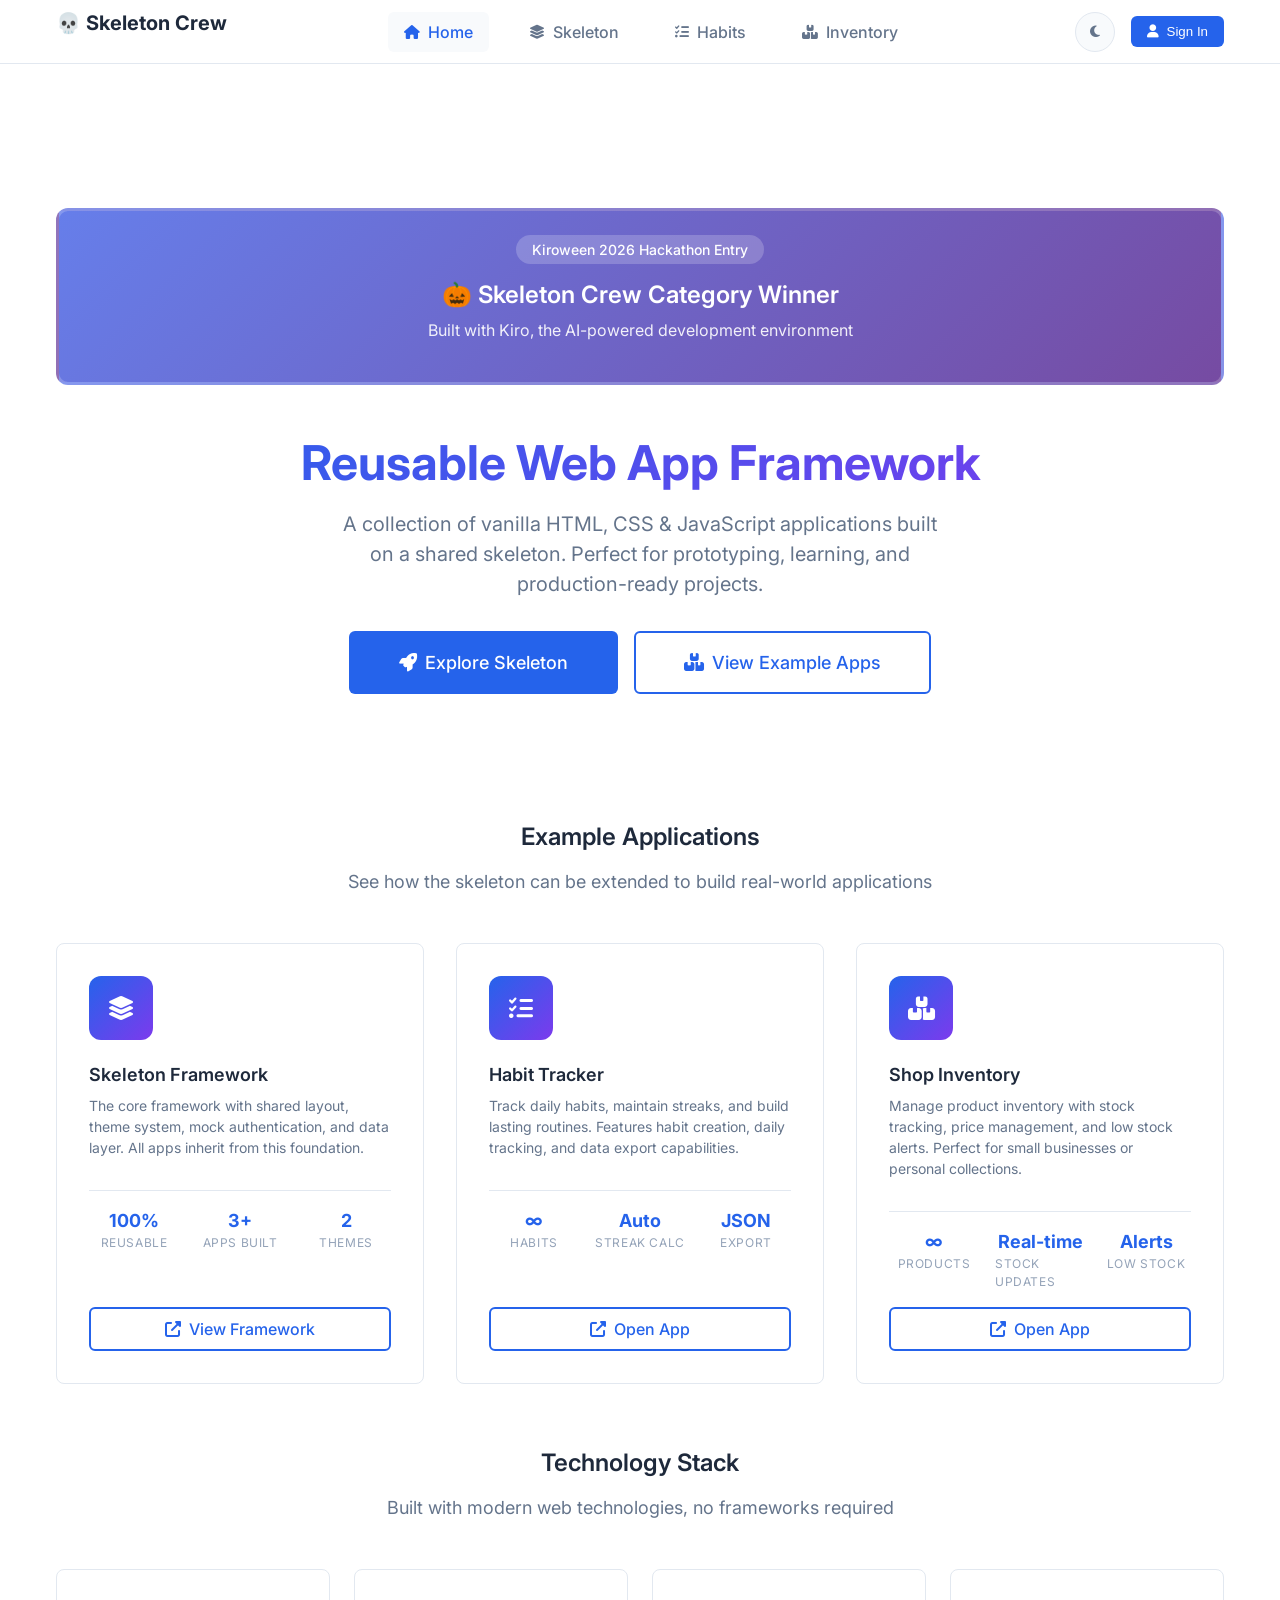
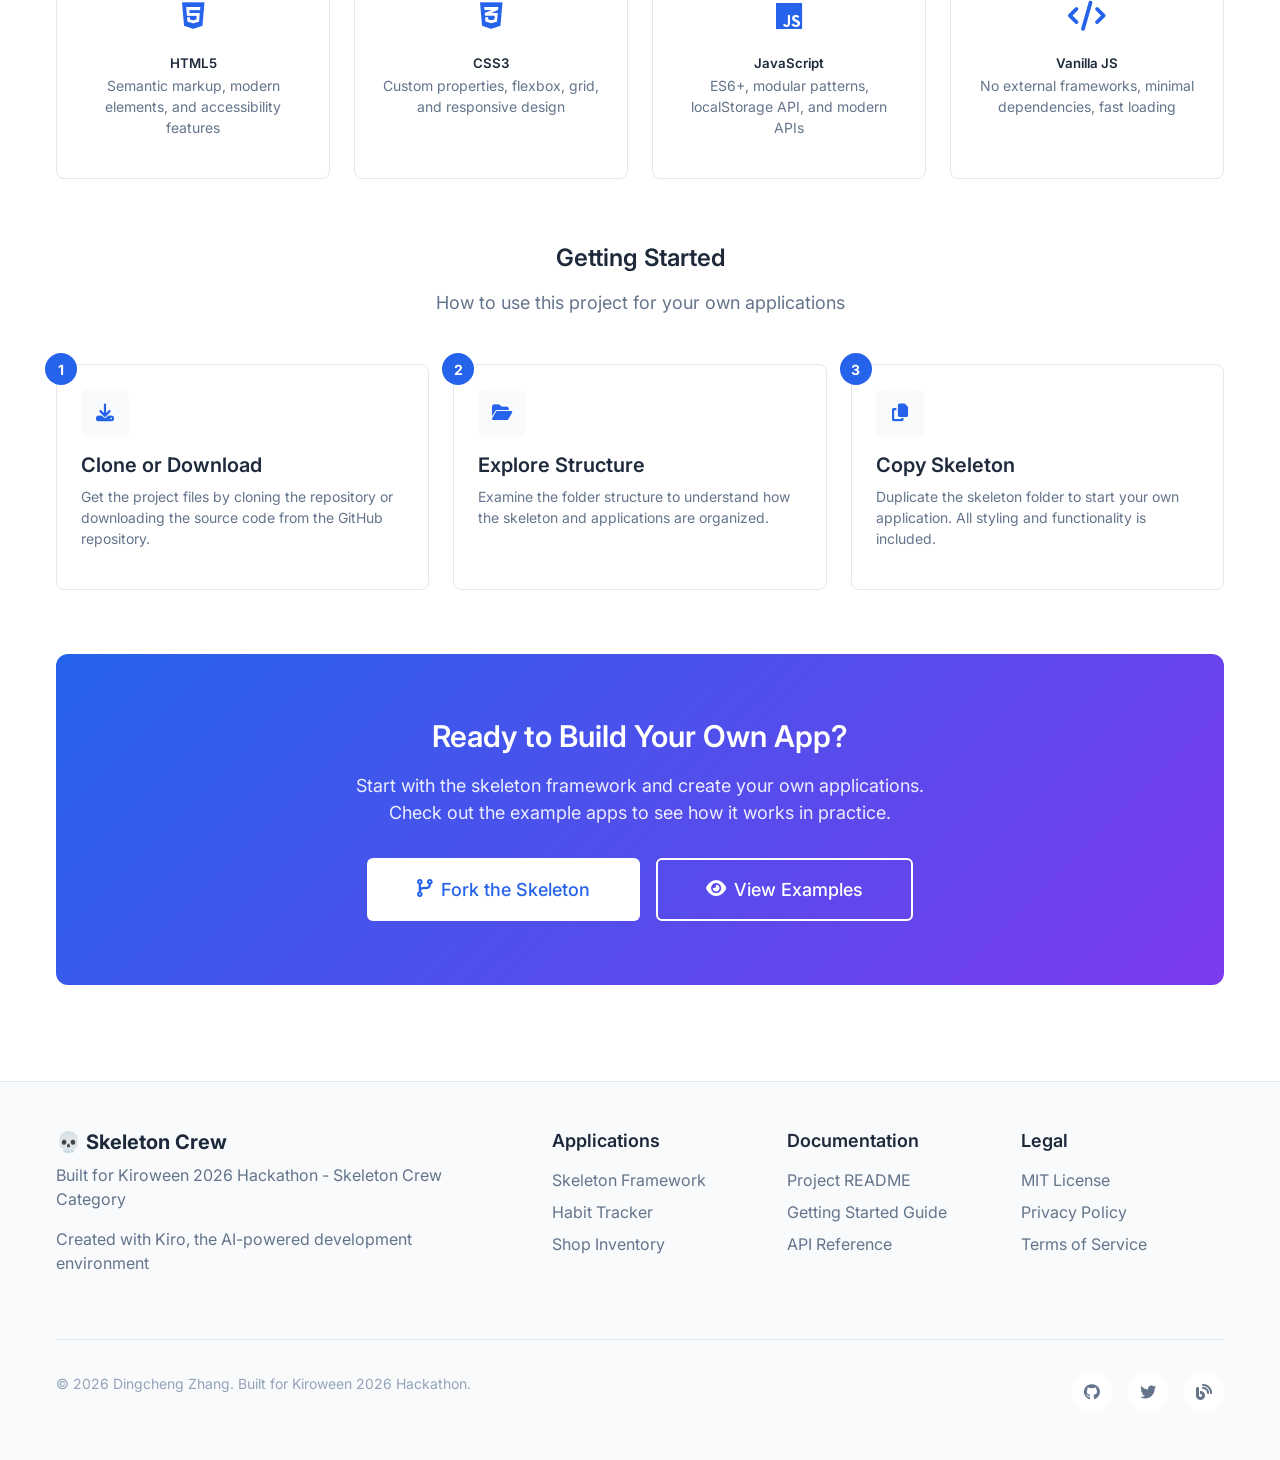
<file: index.html>
<!DOCTYPE html>
<html lang="en">
<head>
    <meta charset="UTF-8">
    <meta name="viewport" content="width=device-width, initial-scale=1.0">
    <title>Skeleton Crew - Reusable Web App Framework</title>
    <link rel="stylesheet" href="skeleton/styles.css">
    <link rel="stylesheet" href="https://cdnjs.cloudflare.com/ajax/libs/font-awesome/6.4.0/css/all.min.css">
    <link rel="preconnect" href="https://fonts.googleapis.com">
    <link rel="preconnect" href="https://fonts.gstatic.com" crossorigin>
    <link href="https://fonts.googleapis.com/css2?family=Inter:wght@300;400;500;600;700&family=Roboto+Mono:wght@400;500&display=swap" rel="stylesheet">
    <link rel="icon" type="image/svg+xml" href="data:image/svg+xml,<svg xmlns=%22http://www.w3.org/2000/svg%22 viewBox=%220 0 100 100%22><text y=%22.9em%22 font-size=%2290%22>💀</text></svg>">
    <style>
        /* Landing page specific styles */
        .apps-grid {
            display: grid;
            grid-template-columns: 1fr;
            gap: var(--spacing-xl);
            margin-top: var(--spacing-2xl);
        }
        
        @media (min-width: 768px) {
            .apps-grid {
                grid-template-columns: repeat(2, 1fr);
            }
        }
        
        @media (min-width: 1024px) {
            .apps-grid {
                grid-template-columns: repeat(3, 1fr);
            }
        }
        
        .app-card {
            display: flex;
            flex-direction: column;
            height: 100%;
            transition: transform var(--transition-normal) var(--transition-timing);
        }
        
        .app-card:hover {
            transform: translateY(-4px);
        }
        
        .app-card-content {
            flex: 1;
            display: flex;
            flex-direction: column;
        }
        
        .app-icon {
            width: 64px;
            height: 64px;
            border-radius: var(--radius-xl);
            background: linear-gradient(135deg, var(--color-primary), var(--color-secondary));
            display: flex;
            align-items: center;
            justify-content: center;
            margin-bottom: var(--spacing-lg);
            color: white;
            font-size: var(--font-size-2xl);
        }
        
        .app-stats {
            display: flex;
            gap: var(--spacing-md);
            margin-top: var(--spacing-md);
            padding-top: var(--spacing-md);
            border-top: 1px solid var(--border-color);
        }
        
        .app-stat {
            display: flex;
            flex-direction: column;
            align-items: center;
            flex: 1;
        }
        
        .stat-value {
            font-size: var(--font-size-lg);
            font-weight: var(--font-weight-bold);
            color: var(--color-primary);
        }
        
        .stat-label {
            font-size: var(--font-size-xs);
            color: var(--text-muted);
            text-transform: uppercase;
            letter-spacing: 0.05em;
        }
        
        .tech-stack {
            margin-top: var(--spacing-3xl);
        }
        
        .tech-grid {
            display: grid;
            grid-template-columns: repeat(2, 1fr);
            gap: var(--spacing-lg);
            margin-top: var(--spacing-xl);
        }
        
        @media (min-width: 768px) {
            .tech-grid {
                grid-template-columns: repeat(4, 1fr);
            }
        }
        
        .tech-item {
            text-align: center;
            padding: var(--spacing-lg);
            background-color: var(--bg-surface);
            border-radius: var(--radius-lg);
            border: 1px solid var(--border-color);
            transition: all var(--transition-fast) var(--transition-timing);
        }
        
        .tech-item:hover {
            background-color: var(--bg-secondary);
            border-color: var(--color-primary);
        }
        
        .tech-icon {
            font-size: var(--font-size-3xl);
            margin-bottom: var(--spacing-md);
            color: var(--color-primary);
        }
        
        .tech-name {
            font-weight: var(--font-weight-semibold);
            margin-bottom: var(--spacing-xs);
            color: var(--text-primary);
        }
        
        .tech-desc {
            font-size: var(--font-size-sm);
            color: var(--text-secondary);
        }
        
        .getting-started {
            margin-top: var(--spacing-3xl);
        }
        
        .steps {
            display: grid;
            grid-template-columns: 1fr;
            gap: var(--spacing-lg);
            margin-top: var(--spacing-xl);
        }
        
        @media (min-width: 768px) {
            .steps {
                grid-template-columns: repeat(3, 1fr);
            }
        }
        
        .step {
            position: relative;
            padding: var(--spacing-lg);
            background-color: var(--bg-surface);
            border-radius: var(--radius-lg);
            border: 1px solid var(--border-color);
        }
        
        .step-number {
            position: absolute;
            top: -12px;
            left: -12px;
            width: 32px;
            height: 32px;
            background-color: var(--color-primary);
            color: white;
            border-radius: var(--radius-full);
            display: flex;
            align-items: center;
            justify-content: center;
            font-weight: var(--font-weight-bold);
            font-size: var(--font-size-sm);
        }
        
        .step-icon {
            width: 48px;
            height: 48px;
            border-radius: var(--radius-lg);
            background-color: var(--bg-secondary);
            display: flex;
            align-items: center;
            justify-content: center;
            margin-bottom: var(--spacing-md);
            color: var(--color-primary);
            font-size: var(--font-size-lg);
        }
        
        .step h4 {
            margin-bottom: var(--spacing-sm);
        }
        
        .step p {
            font-size: var(--font-size-sm);
            color: var(--text-secondary);
        }
        
        .kiroween-banner {
            background: linear-gradient(135deg, #667eea 0%, #764ba2 100%);
            border-radius: var(--radius-xl);
            padding: var(--spacing-lg);
            margin: var(--spacing-2xl) 0;
            text-align: center;
            color: white;
            border: 3px solid rgba(255, 255, 255, 0.2);
        }
        
        .kiroween-banner h3 {
            color: white;
            margin-bottom: var(--spacing-sm);
            font-size: var(--font-size-2xl);
        }
        
        .kiroween-banner p {
            color: rgba(255, 255, 255, 0.9);
            max-width: 800px;
            margin: 0 auto var(--spacing-md);
        }
        
        .badge {
            display: inline-block;
            padding: var(--spacing-xs) var(--spacing-md);
            background-color: rgba(255, 255, 255, 0.2);
            border-radius: var(--radius-full);
            font-size: var(--font-size-sm);
            font-weight: var(--font-weight-medium);
            margin-bottom: var(--spacing-md);
        }
    </style>
</head>
<body class="theme-light">
    <header class="app-header">
        <div class="header-container">
            <div class="logo">
                <h1><a href="index.html" class="logo-link">💀 Skeleton Crew</a></h1>
            </div>
            
            <nav class="main-nav">
                <ul class="nav-links">
                    <li><a href="index.html" class="nav-link active"><i class="fas fa-home"></i> Home</a></li>
                    <li><a href="skeleton/index.html" class="nav-link"><i class="fas fa-layer-group"></i> Skeleton</a></li>
                    <li><a href="app-habit-tracker/index.html" class="nav-link"><i class="fas fa-tasks"></i> Habits</a></li>
                    <li><a href="app-inventory/index.html" class="nav-link"><i class="fas fa-boxes"></i> Inventory</a></li>
                </ul>
            </nav>
            
            <div class="user-actions">
                <button class="theme-toggle" aria-label="Toggle theme" id="themeToggle">
                    <span class="theme-icon"><i class="fas fa-moon"></i></span>
                </button>
                
                <button class="signin-btn" id="signinBtn">
                    <i class="fas fa-user"></i>
                    <span>Sign In</span>
                </button>
                
                <button class="mobile-menu-toggle" aria-label="Toggle mobile menu" id="mobileMenuToggle">
                    <i class="fas fa-bars"></i>
                </button>
            </div>
        </div>
    </header>

    <div class="mobile-nav" id="mobileNav">
        <ul class="mobile-nav-links">
            <li><a href="index.html" class="mobile-nav-link active"><i class="fas fa-home"></i> Home</a></li>
            <li><a href="skeleton/index.html" class="mobile-nav-link"><i class="fas fa-layer-group"></i> Skeleton</a></li>
            <li><a href="app-habit-tracker/index.html" class="mobile-nav-link"><i class="fas fa-tasks"></i> Habits</a></li>
            <li><a href="app-inventory/index.html" class="mobile-nav-link"><i class="fas fa-boxes"></i> Inventory</a></li>
        </ul>
    </div>

    <main class="main-content">
        <div class="container">
            <section class="hero">
                <div class="kiroween-banner">
                    <div class="badge">Kiroween 2026 Hackathon Entry</div>
                    <h3>🎃 Skeleton Crew Category Winner</h3>
                    <p>Built with Kiro, the AI-powered development environment</p>
                </div>
                
                <h2 class="hero-title">Reusable Web App Framework</h2>
                <p class="hero-subtitle">A collection of vanilla HTML, CSS & JavaScript applications built on a shared skeleton. Perfect for prototyping, learning, and production-ready projects.</p>
                <div class="hero-actions">
                    <a href="skeleton/index.html" class="btn btn-primary btn-large"><i class="fas fa-rocket"></i> Explore Skeleton</a>
                    <a href="#apps" class="btn btn-outline btn-large"><i class="fas fa-boxes"></i> View Example Apps</a>
                </div>
            </section>
            
            <section class="features" id="apps">
                <div class="section-header">
                    <h3>Example Applications</h3>
                    <p class="section-subtitle">See how the skeleton can be extended to build real-world applications</p>
                </div>
                
                <div class="apps-grid">
                    <div class="feature-card app-card">
                        <div class="app-card-content">
                            <div class="app-icon">
                                <i class="fas fa-layer-group"></i>
                            </div>
                            <h4>Skeleton Framework</h4>
                            <p>The core framework with shared layout, theme system, mock authentication, and data layer. All apps inherit from this foundation.</p>
                            <div class="app-stats">
                                <div class="app-stat">
                                    <span class="stat-value">100%</span>
                                    <span class="stat-label">Reusable</span>
                                </div>
                                <div class="app-stat">
                                    <span class="stat-value">3+</span>
                                    <span class="stat-label">Apps Built</span>
                                </div>
                                <div class="app-stat">
                                    <span class="stat-value">2</span>
                                    <span class="stat-label">Themes</span>
                                </div>
                            </div>
                        </div>
                        <a href="skeleton/index.html" class="btn btn-outline" style="margin-top: var(--spacing-md);">
                            <i class="fas fa-external-link-alt"></i> View Framework
                        </a>
                    </div>
                    
                    <div class="feature-card app-card">
                        <div class="app-card-content">
                            <div class="app-icon">
                                <i class="fas fa-tasks"></i>
                            </div>
                            <h4>Habit Tracker</h4>
                            <p>Track daily habits, maintain streaks, and build lasting routines. Features habit creation, daily tracking, and data export capabilities.</p>
                            <div class="app-stats">
                                <div class="app-stat">
                                    <span class="stat-value">∞</span>
                                    <span class="stat-label">Habits</span>
                                </div>
                                <div class="app-stat">
                                    <span class="stat-value">Auto</span>
                                    <span class="stat-label">Streak Calc</span>
                                </div>
                                <div class="app-stat">
                                    <span class="stat-value">JSON</span>
                                    <span class="stat-label">Export</span>
                                </div>
                            </div>
                        </div>
                        <a href="app-habit-tracker/index.html" class="btn btn-outline" style="margin-top: var(--spacing-md);">
                            <i class="fas fa-external-link-alt"></i> Open App
                        </a>
                    </div>
                    
                    <div class="feature-card app-card">
                        <div class="app-card-content">
                            <div class="app-icon">
                                <i class="fas fa-boxes"></i>
                            </div>
                            <h4>Shop Inventory</h4>
                            <p>Manage product inventory with stock tracking, price management, and low stock alerts. Perfect for small businesses or personal collections.</p>
                            <div class="app-stats">
                                <div class="app-stat">
                                    <span class="stat-value">∞</span>
                                    <span class="stat-label">Products</span>
                                </div>
                                <div class="app-stat">
                                    <span class="stat-value">Real-time</span>
                                    <span class="stat-label">Stock Updates</span>
                                </div>
                                <div class="app-stat">
                                    <span class="stat-value">Alerts</span>
                                    <span class="stat-label">Low Stock</span>
                                </div>
                            </div>
                        </div>
                        <a href="app-inventory/index.html" class="btn btn-outline" style="margin-top: var(--spacing-md);">
                            <i class="fas fa-external-link-alt"></i> Open App
                        </a>
                    </div>
                </div>
            </section>
            
            <section class="tech-stack">
                <div class="section-header">
                    <h3>Technology Stack</h3>
                    <p class="section-subtitle">Built with modern web technologies, no frameworks required</p>
                </div>
                
                <div class="tech-grid">
                    <div class="tech-item">
                        <div class="tech-icon">
                            <i class="fab fa-html5"></i>
                        </div>
                        <h5 class="tech-name">HTML5</h5>
                        <p class="tech-desc">Semantic markup, modern elements, and accessibility features</p>
                    </div>
                    
                    <div class="tech-item">
                        <div class="tech-icon">
                            <i class="fab fa-css3-alt"></i>
                        </div>
                        <h5 class="tech-name">CSS3</h5>
                        <p class="tech-desc">Custom properties, flexbox, grid, and responsive design</p>
                    </div>
                    
                    <div class="tech-item">
                        <div class="tech-icon">
                            <i class="fab fa-js"></i>
                        </div>
                        <h5 class="tech-name">JavaScript</h5>
                        <p class="tech-desc">ES6+, modular patterns, localStorage API, and modern APIs</p>
                    </div>
                    
                    <div class="tech-item">
                        <div class="tech-icon">
                            <i class="fas fa-code"></i>
                        </div>
                        <h5 class="tech-name">Vanilla JS</h5>
                        <p class="tech-desc">No external frameworks, minimal dependencies, fast loading</p>
                    </div>
                </div>
            </section>
            
            <section class="getting-started">
                <div class="section-header">
                    <h3>Getting Started</h3>
                    <p class="section-subtitle">How to use this project for your own applications</p>
                </div>
                
                <div class="steps">
                    <div class="step">
                        <div class="step-number">1</div>
                        <div class="step-icon">
                            <i class="fas fa-download"></i>
                        </div>
                        <h4>Clone or Download</h4>
                        <p>Get the project files by cloning the repository or downloading the source code from the GitHub repository.</p>
                    </div>
                    
                    <div class="step">
                        <div class="step-number">2</div>
                        <div class="step-icon">
                            <i class="fas fa-folder-open"></i>
                        </div>
                        <h4>Explore Structure</h4>
                        <p>Examine the folder structure to understand how the skeleton and applications are organized.</p>
                    </div>
                    
                    <div class="step">
                        <div class="step-number">3</div>
                        <div class="step-icon">
                            <i class="fas fa-copy"></i>
                        </div>
                        <h4>Copy Skeleton</h4>
                        <p>Duplicate the skeleton folder to start your own application. All styling and functionality is included.</p>
                    </div>
                </div>
            </section>
            
            <section class="cta">
                <div class="cta-content">
                    <h3>Ready to Build Your Own App?</h3>
                    <p>Start with the skeleton framework and create your own applications. Check out the example apps to see how it works in practice.</p>
                    <div class="cta-actions">
                        <a href="skeleton/index.html" class="btn btn-primary btn-large"><i class="fas fa-code-branch"></i> Fork the Skeleton</a>
                        <a href="#apps" class="btn btn-outline btn-large"><i class="fas fa-eye"></i> View Examples</a>
                    </div>
                </div>
            </section>
        </div>
    </main>

    <footer class="app-footer">
        <div class="footer-container">
            <div class="footer-content">
                <div class="footer-brand">
                    <h3 class="footer-logo">💀 Skeleton Crew</h3>
                    <p class="footer-tagline">Built for Kiroween 2026 Hackathon - Skeleton Crew Category</p>
                    <p class="footer-tagline" style="margin-top: var(--spacing-sm);">Created with Kiro, the AI-powered development environment</p>
                </div>
                
                <div class="footer-links">
                    <div class="footer-column">
                        <h4>Applications</h4>
                        <ul>
                            <li><a href="skeleton/index.html">Skeleton Framework</a></li>
                            <li><a href="app-habit-tracker/index.html">Habit Tracker</a></li>
                            <li><a href="app-inventory/index.html">Shop Inventory</a></li>
                        </ul>
                    </div>
                    
                    <div class="footer-column">
                        <h4>Documentation</h4>
                        <ul>
                            <li><a href="README.md">Project README</a></li>
                            <li><a href="#">Getting Started Guide</a></li>
                            <li><a href="#">API Reference</a></li>
                        </ul>
                    </div>
                    
                    <div class="footer-column">
                        <h4>Legal</h4>
                        <ul>
                            <li><a href="LICENSE">MIT License</a></li>
                            <li><a href="#">Privacy Policy</a></li>
                            <li><a href="#">Terms of Service</a></li>
                        </ul>
                    </div>
                </div>
            </div>
            
            <div class="footer-bottom">
                <p class="copyright">&copy; 2026 Dingcheng Zhang. Built for Kiroween 2026 Hackathon.</p>
                <nav class="footer-nav">
                    <a href="#" class="footer-nav-link"><i class="fab fa-github"></i></a>
                    <a href="#" class="footer-nav-link"><i class="fab fa-twitter"></i></a>
                    <a href="#" class="footer-nav-link"><i class="fas fa-blog"></i></a>
                </nav>
            </div>
        </div>
    </footer>

    <script src="skeleton/app.js"></script>
</body>
</html>
</file>
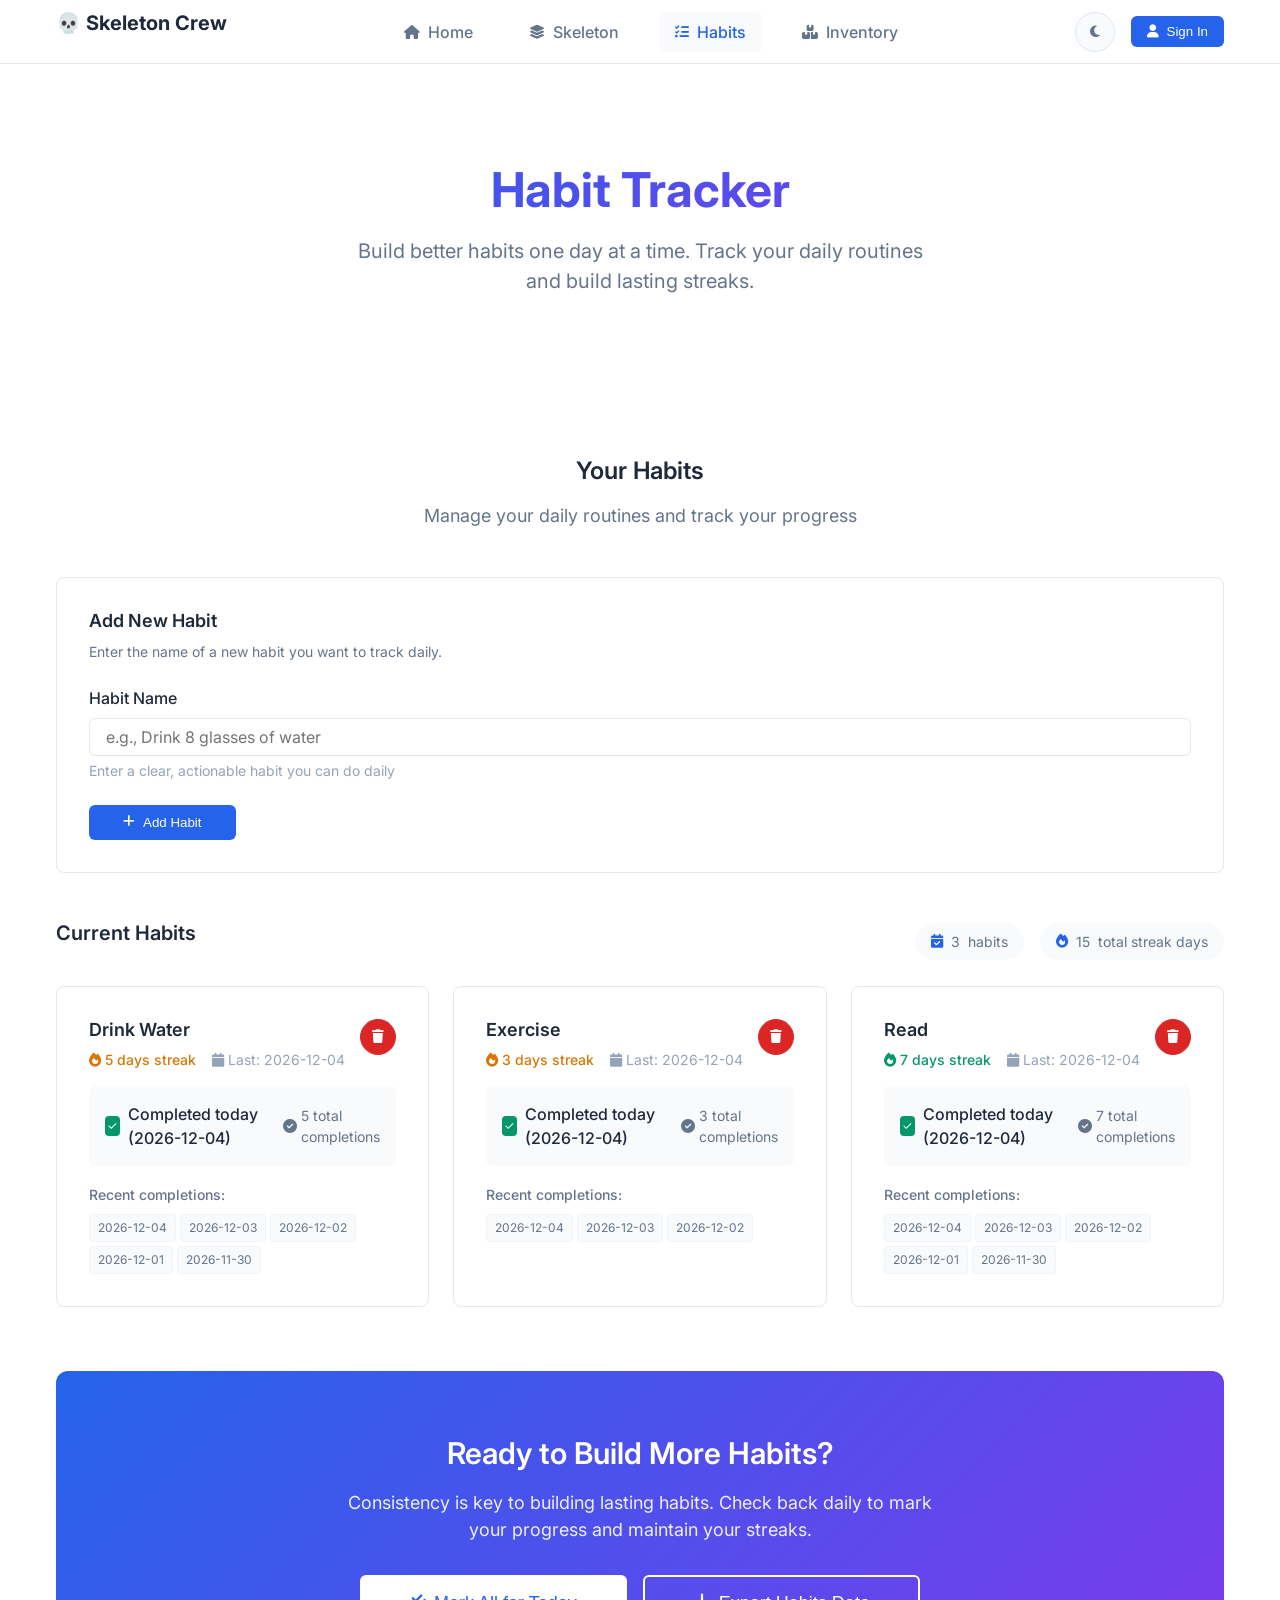
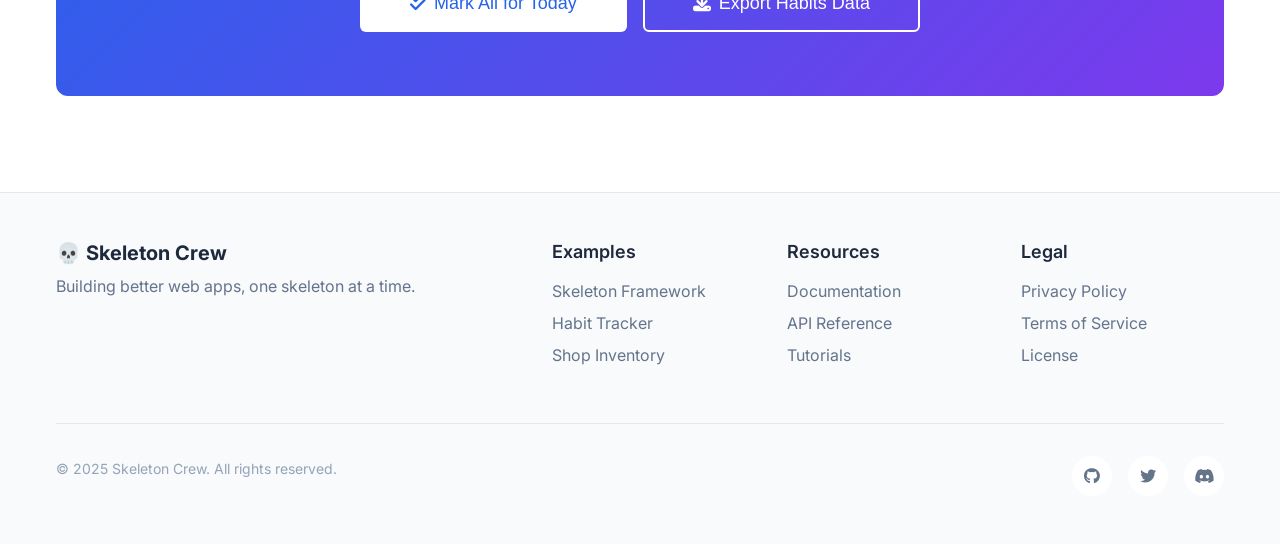
<file: app-habit-tracker/index.html>
<!DOCTYPE html>
<html lang="en">
<head>
    <meta charset="UTF-8">
    <meta name="viewport" content="width=device-width, initial-scale=1.0">
    <title>Habit Tracker - Skeleton Crew</title>
    <link rel="stylesheet" href="../skeleton/styles.css">
    <link rel="stylesheet" href="https://cdnjs.cloudflare.com/ajax/libs/font-awesome/6.4.0/css/all.min.css">
    <link rel="preconnect" href="https://fonts.googleapis.com">
    <link rel="preconnect" href="https://fonts.gstatic.com" crossorigin>
    <link href="https://fonts.googleapis.com/css2?family=Inter:wght@300;400;500;600;700&family=Roboto+Mono:wght@400;500&display=swap" rel="stylesheet">
    <link rel="icon" type="image/svg+xml" href="data:image/svg+xml,<svg xmlns=%22http://www.w3.org/2000/svg%22 viewBox=%220 0 100 100%22><text y=%22.9em%22 font-size=%2290%22>💀</text></svg">
    <style>
        /* Habit Tracker Specific Styles */
        .habit-form-container {
            margin-bottom: var(--spacing-2xl);
        }
        
        .habit-form {
            margin-top: var(--spacing-lg);
        }
        
        .form-group {
            margin-bottom: var(--spacing-lg);
        }
        
        .form-label {
            display: block;
            margin-bottom: var(--spacing-sm);
            font-weight: var(--font-weight-medium);
            color: var(--text-primary);
        }
        
        .form-input {
            width: 100%;
            padding: var(--spacing-sm) var(--spacing-md);
            border: 1px solid var(--border-color);
            border-radius: var(--radius-md);
            background-color: var(--bg-surface);
            color: var(--text-primary);
            font-family: var(--font-family-base);
            font-size: var(--font-size-base);
            transition: border-color var(--transition-fast) var(--transition-timing);
        }
        
        .form-input:focus {
            outline: none;
            border-color: var(--color-primary);
            box-shadow: 0 0 0 3px rgba(37, 99, 235, 0.1);
        }
        
        .form-hint {
            font-size: var(--font-size-sm);
            color: var(--text-muted);
            margin-top: var(--spacing-xs);
        }
        
        .habits-list-container {
            margin-top: var(--spacing-2xl);
        }
        
        .habits-list-header {
            display: flex;
            flex-direction: column;
            align-items: flex-start;
            justify-content: space-between;
            margin-bottom: var(--spacing-lg);
            gap: var(--spacing-md);
        }
        
        @media (min-width: 768px) {
            .habits-list-header {
                flex-direction: row;
                align-items: center;
            }
        }
        
        .habits-stats {
            display: flex;
            gap: var(--spacing-md);
        }
        
        .stat-badge {
            display: flex;
            align-items: center;
            gap: var(--spacing-sm);
            padding: var(--spacing-sm) var(--spacing-md);
            background-color: var(--bg-secondary);
            border-radius: var(--radius-full);
            font-size: var(--font-size-sm);
            color: var(--text-secondary);
        }
        
        .stat-badge i {
            color: var(--color-primary);
        }
        
        .habits-list {
            display: grid;
            grid-template-columns: 1fr;
            gap: var(--spacing-lg);
        }
        
        @media (min-width: 768px) {
            .habits-list {
                grid-template-columns: repeat(2, 1fr);
            }
        }
        
        @media (min-width: 1024px) {
            .habits-list {
                grid-template-columns: repeat(3, 1fr);
            }
        }
        
        .habit-card {
            display: flex;
            flex-direction: column;
            transition: transform var(--transition-normal) var(--transition-timing);
        }
        
        .habit-card:hover {
            transform: translateY(-2px);
        }
        
        .habit-card-header {
            display: flex;
            justify-content: space-between;
            align-items: flex-start;
            margin-bottom: var(--spacing-md);
        }
        
        .habit-info {
            flex: 1;
        }
        
        .habit-name {
            font-size: var(--font-size-lg);
            font-weight: var(--font-weight-semibold);
            margin-bottom: var(--spacing-sm);
            color: var(--text-primary);
        }
        
        .habit-meta {
            display: flex;
            flex-direction: column;
            gap: var(--spacing-xs);
        }
        
        @media (min-width: 480px) {
            .habit-meta {
                flex-direction: row;
                align-items: center;
                gap: var(--spacing-md);
            }
        }
        
        .habit-streak {
            display: flex;
            align-items: center;
            gap: var(--spacing-xs);
            font-size: var(--font-size-sm);
            color: var(--color-warning);
            font-weight: var(--font-weight-medium);
        }
        
        .streak-high {
            color: var(--color-success);
        }
        
        .habit-last-completed {
            font-size: var(--font-size-sm);
            color: var(--text-muted);
        }
        
        .habit-actions {
            margin-left: var(--spacing-sm);
        }
        
        .btn-icon {
            display: flex;
            align-items: center;
            justify-content: center;
            width: 36px;
            height: 36px;
            padding: 0;
            border-radius: var(--radius-full);
            background-color: var(--bg-secondary);
            color: var(--text-secondary);
            border: 1px solid var(--border-color);
        }
        
        .btn-icon:hover {
            background-color: var(--color-danger);
            color: white;
            border-color: var(--color-danger);
        }
        
        .btn-danger {
            background-color: var(--color-danger);
            color: white;
            border-color: var(--color-danger);
        }
        
        .btn-danger:hover {
            background-color: #b91c1c;
            border-color: #b91c1c;
        }
        
        .habit-card-content {
            flex: 1;
        }
        
        .habit-today {
            display: flex;
            flex-direction: column;
            gap: var(--spacing-md);
            padding: var(--spacing-md);
            background-color: var(--bg-secondary);
            border-radius: var(--radius-md);
            margin-bottom: var(--spacing-md);
        }
        
        @media (min-width: 480px) {
            .habit-today {
                flex-direction: row;
                align-items: center;
                justify-content: space-between;
            }
        }
        
        .checkbox-container {
            display: flex;
            align-items: center;
        }
        
        .habit-checkbox {
            display: none;
        }
        
        .checkbox-label {
            display: flex;
            align-items: center;
            gap: var(--spacing-sm);
            cursor: pointer;
            user-select: none;
        }
        
        .checkbox-custom {
            width: 20px;
            height: 20px;
            border: 2px solid var(--border-color-dark);
            border-radius: var(--radius-sm);
            background-color: var(--bg-surface);
            display: flex;
            align-items: center;
            justify-content: center;
            transition: all var(--transition-fast) var(--transition-timing);
        }
        
        .checkbox-custom::after {
            content: '✓';
            color: white;
            font-size: 12px;
            opacity: 0;
            transform: scale(0);
            transition: all var(--transition-fast) var(--transition-timing);
        }
        
        .habit-checkbox:checked + .checkbox-label .checkbox-custom {
            background-color: var(--color-success);
            border-color: var(--color-success);
        }
        
        .habit-checkbox:checked + .checkbox-label .checkbox-custom::after {
            opacity: 1;
            transform: scale(1);
        }
        
        .checkbox-text {
            font-weight: var(--font-weight-medium);
            color: var(--text-primary);
        }
        
        .completion-info {
            font-size: var(--font-size-sm);
            color: var(--text-secondary);
        }
        
        .completion-count {
            display: flex;
            align-items: center;
            gap: var(--spacing-xs);
        }
        
        .habit-dates {
            margin-top: var(--spacing-md);
        }
        
        .dates-header {
            margin-bottom: var(--spacing-sm);
        }
        
        .dates-title {
            font-size: var(--font-size-sm);
            font-weight: var(--font-weight-medium);
            color: var(--text-secondary);
        }
        
        .dates-list {
            display: flex;
            flex-wrap: wrap;
            gap: var(--spacing-xs);
        }
        
        .date-badge {
            padding: var(--spacing-xs) var(--spacing-sm);
            background-color: var(--bg-secondary);
            border-radius: var(--radius-sm);
            font-size: var(--font-size-xs);
            color: var(--text-secondary);
            border: 1px solid var(--border-color-light);
        }
        
        .no-dates {
            font-size: var(--font-size-sm);
            color: var(--text-muted);
            font-style: italic;
        }
        
        .empty-state {
            text-align: center;
            padding: var(--spacing-2xl);
            background-color: var(--bg-secondary);
            border-radius: var(--radius-lg);
            border: 2px dashed var(--border-color);
            margin: var(--spacing-xl) 0;
        }
        
        .empty-state-icon {
            width: 64px;
            height: 64px;
            margin: 0 auto var(--spacing-lg);
            background: linear-gradient(135deg, var(--color-primary), var(--color-secondary));
            border-radius: var(--radius-full);
            display: flex;
            align-items: center;
            justify-content: center;
            color: white;
            font-size: var(--font-size-2xl);
        }
        
        .empty-state h5 {
            margin-bottom: var(--spacing-sm);
            color: var(--text-primary);
        }
        
        .empty-state p {
            color: var(--text-secondary);
            max-width: 400px;
            margin: 0 auto;
        }
    </style>
</head>
<body class="theme-light">
    <header class="app-header">
        <div class="header-container">
            <div class="logo">
                <h1><a href="../index.html" class="logo-link">💀 Skeleton Crew</a></h1>
            </div>
            
            <nav class="main-nav">
                <ul class="nav-links">
                    <li><a href="../index.html" class="nav-link"><i class="fas fa-home"></i> Home</a></li>
                    <li><a href="../skeleton/index.html" class="nav-link"><i class="fas fa-layer-group"></i> Skeleton</a></li>
                    <li><a href="index.html" class="nav-link active"><i class="fas fa-tasks"></i> Habits</a></li>
                    <li><a href="../app-inventory/index.html" class="nav-link"><i class="fas fa-boxes"></i> Inventory</a></li>
                </ul>
            </nav>
            
            <div class="user-actions">
                <button class="theme-toggle" aria-label="Toggle theme" id="themeToggle">
                    <span class="theme-icon"><i class="fas fa-moon"></i></span>
                </button>
                
                <div class="user-status">
                    <button class="signin-btn" id="signinBtn">
                        <i class="fas fa-user"></i>
                        <span>Sign In</span>
                    </button>
                </div>
                
                <button class="mobile-menu-toggle" aria-label="Toggle mobile menu" id="mobileMenuToggle">
                    <i class="fas fa-bars"></i>
                </button>
            </div>
        </div>
    </header>

    <div class="mobile-nav" id="mobileNav">
        <ul class="mobile-nav-links">
            <li><a href="../index.html" class="mobile-nav-link"><i class="fas fa-home"></i> Home</a></li>
            <li><a href="../skeleton/index.html" class="mobile-nav-link"><i class="fas fa-layer-group"></i> Skeleton</a></li>
            <li><a href="index.html" class="mobile-nav-link active"><i class="fas fa-tasks"></i> Habits</a></li>
            <li><a href="../app-inventory/index.html" class="mobile-nav-link"><i class="fas fa-boxes"></i> Inventory</a></li>
        </ul>
    </div>

    <main class="main-content">
        <div class="container">
            <section class="hero">
                <h2 class="hero-title">Habit Tracker</h2>
                <p class="hero-subtitle">Build better habits one day at a time. Track your daily routines and build lasting streaks.</p>
            </section>
            
            <section class="features">
                <div class="section-header">
                    <h3>Your Habits</h3>
                    <p class="section-subtitle">Manage your daily routines and track your progress</p>
                </div>
                
                <div class="habit-form-container" id="habitFormContainer">
                    <div class="feature-card">
                        <h4>Add New Habit</h4>
                        <p>Enter the name of a new habit you want to track daily.</p>
                        <form id="habitForm" class="habit-form">
                            <div class="form-group">
                                <label for="habitName" class="form-label">Habit Name</label>
                                <input type="text" id="habitName" class="form-input" placeholder="e.g., Drink 8 glasses of water" required>
                                <div class="form-hint">Enter a clear, actionable habit you can do daily</div>
                            </div>
                            <button type="submit" class="btn btn-primary">
                                <i class="fas fa-plus"></i> Add Habit
                            </button>
                        </form>
                    </div>
                </div>
                
                <div class="habits-list-container" id="habitsListContainer">
                    <div class="habits-list-header">
                        <h4>Current Habits</h4>
                        <div class="habits-stats" id="habitsStats">
                            <span class="stat-badge"><i class="fas fa-calendar-check"></i> <span id="totalHabits">0</span> habits</span>
                            <span class="stat-badge"><i class="fas fa-fire"></i> <span id="totalStreaks">0</span> total streak days</span>
                        </div>
                    </div>
                    
                    <div class="habits-list" id="habitsList">
                        <div class="empty-state" id="emptyState">
                            <div class="empty-state-icon">
                                <i class="fas fa-clipboard-list"></i>
                            </div>
                            <h5>No habits yet</h5>
                            <p>Add your first habit using the form above to start tracking!</p>
                        </div>
                    </div>
                </div>
            </section>
            
            <section class="cta">
                <div class="cta-content">
                    <h3>Ready to Build More Habits?</h3>
                    <p>Consistency is key to building lasting habits. Check back daily to mark your progress and maintain your streaks.</p>
                    <div class="cta-actions">
                        <button class="btn btn-primary btn-large" id="markAllTodayBtn">
                            <i class="fas fa-check-double"></i> Mark All for Today
                        </button>
                        <button class="btn btn-outline btn-large" id="exportDataBtn">
                            <i class="fas fa-download"></i> Export Habits Data
                        </button>
                    </div>
                </div>
            </section>
        </div>
    </main>

    <footer class="app-footer">
        <div class="footer-container">
            <div class="footer-content">
                <div class="footer-brand">
                    <h3 class="footer-logo">💀 Skeleton Crew</h3>
                    <p class="footer-tagline">Building better web apps, one skeleton at a time.</p>
                </div>
                
                <div class="footer-links">
                    <div class="footer-column">
                        <h4>Examples</h4>
                        <ul>
                            <li><a href="../skeleton/index.html">Skeleton Framework</a></li>
                            <li><a href="index.html">Habit Tracker</a></li>
                            <li><a href="../app-inventory/index.html">Shop Inventory</a></li>
                        </ul>
                    </div>
                    
                    <div class="footer-column">
                        <h4>Resources</h4>
                        <ul>
                            <li><a href="#">Documentation</a></li>
                            <li><a href="#">API Reference</a></li>
                            <li><a href="#">Tutorials</a></li>
                        </ul>
                    </div>
                    
                    <div class="footer-column">
                        <h4>Legal</h4>
                        <ul>
                            <li><a href="#">Privacy Policy</a></li>
                            <li><a href="#">Terms of Service</a></li>
                            <li><a href="#">License</a></li>
                        </ul>
                    </div>
                </div>
            </div>
            
            <div class="footer-bottom">
                <p class="copyright">&copy; 2025 Skeleton Crew. All rights reserved.</p>
                <nav class="footer-nav">
                    <a href="#" class="footer-nav-link"><i class="fab fa-github"></i></a>
                    <a href="#" class="footer-nav-link"><i class="fab fa-twitter"></i></a>
                    <a href="#" class="footer-nav-link"><i class="fab fa-discord"></i></a>
                </nav>
            </div>
        </div>
    </footer>

    <script src="../skeleton/app.js"></script>
    <script src="habits.js"></script>
</body>
</html>
</file>
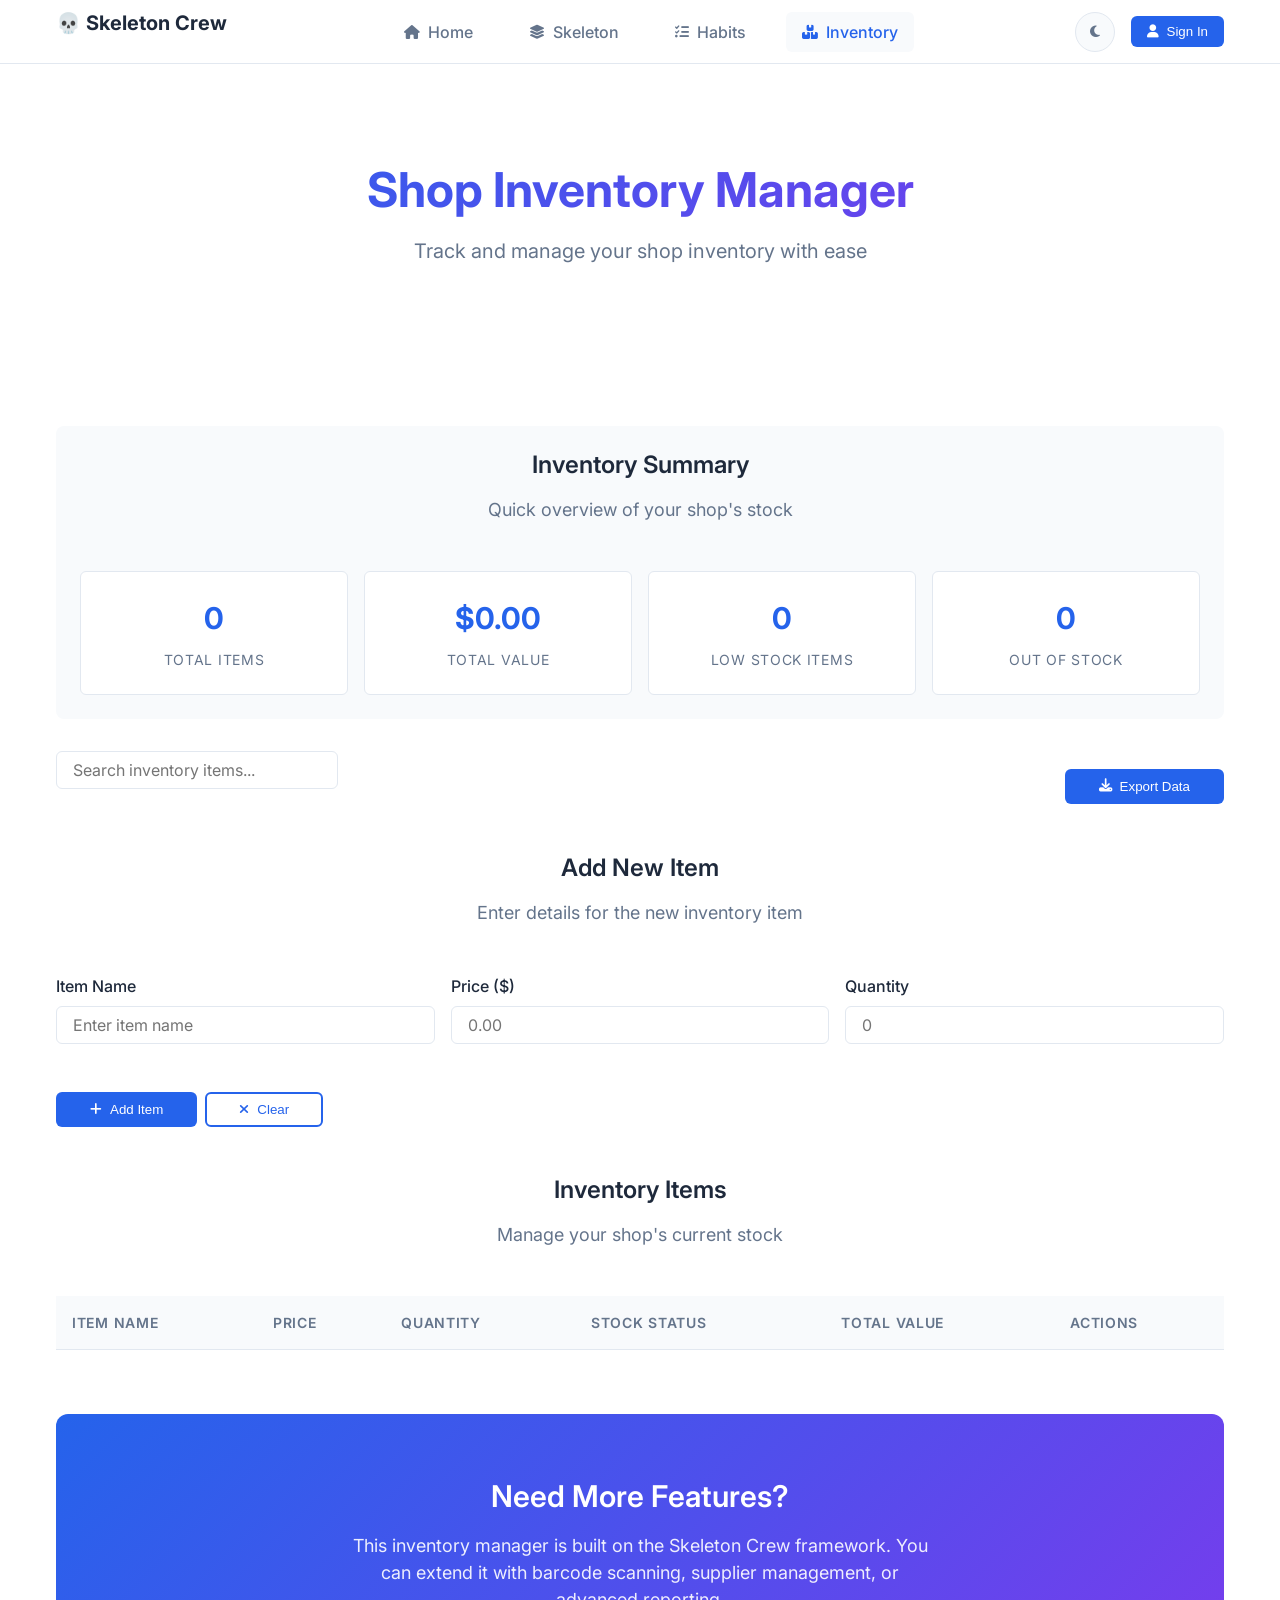
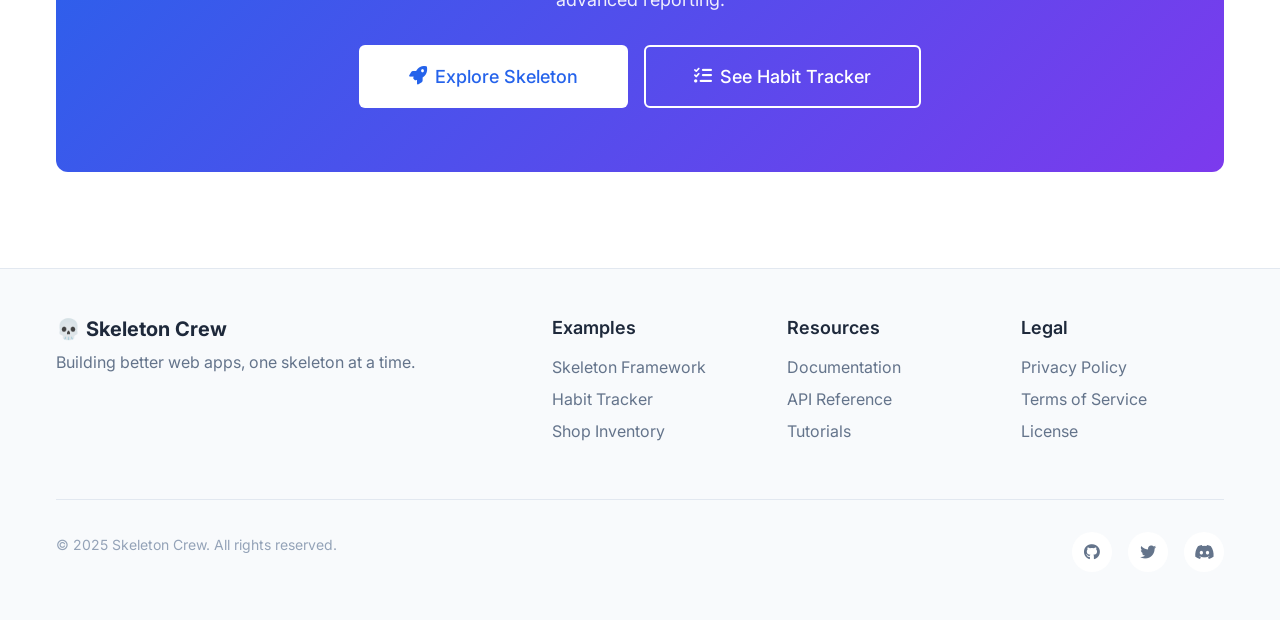
<file: app-inventory/index.html>
<!DOCTYPE html>
<html lang="en">
<head>
    <meta charset="UTF-8">
    <meta name="viewport" content="width=device-width, initial-scale=1.0">
    <title>Shop Inventory - Skeleton Crew</title>
    <link rel="stylesheet" href="../skeleton/styles.css">
    <link rel="stylesheet" href="https://cdnjs.cloudflare.com/ajax/libs/font-awesome/6.4.0/css/all.min.css">
    <link rel="preconnect" href="https://fonts.googleapis.com">
    <link rel="preconnect" href="https://fonts.gstatic.com" crossorigin>
    <link href="https://fonts.googleapis.com/css2?family=Inter:wght@300;400;500;600;700&family=Roboto+Mono:wght@400;500&display=swap" rel="stylesheet">
    <link rel="icon" type="image/svg+xml" href="data:image/svg+xml,<svg xmlns=%22http://www.w3.org/2000/svg%22 viewBox=%220 0 100 100%22><text y=%22.9em%22 font-size=%2290%22>💀</text></svg">
    <style>
        /* Inventory Specific Styles */
        .inventory-form-container {
            margin-bottom: var(--spacing-2xl);
        }
        
        .inventory-form {
            margin-top: var(--spacing-lg);
        }
        
        .form-group {
            margin-bottom: var(--spacing-lg);
        }
        
        .form-label {
            display: block;
            margin-bottom: var(--spacing-sm);
            font-weight: var(--font-weight-medium);
            color: var(--text-primary);
        }
        
        .form-input {
            width: 100%;
            padding: var(--spacing-sm) var(--spacing-md);
            border: 1px solid var(--border-color);
            border-radius: var(--radius-md);
            background-color: var(--bg-surface);
            color: var(--text-primary);
            font-family: var(--font-family-base);
            font-size: var(--font-size-base);
            transition: border-color var(--transition-fast) var(--transition-timing);
        }
        
        .form-input:focus {
            outline: none;
            border-color: var(--color-primary);
            box-shadow: 0 0 0 3px rgba(37, 99, 235, 0.1);
        }
        
        .form-row {
            display: grid;
            grid-template-columns: repeat(auto-fit, minmax(200px, 1fr));
            gap: var(--spacing-md);
            margin-bottom: var(--spacing-md);
        }
        
        .btn-group {
            display: flex;
            gap: var(--spacing-sm);
            margin-top: var(--spacing-lg);
        }
        
        .search-container {
            margin-bottom: var(--spacing-xl);
        }
        
        .search-box {
            max-width: 400px;
        }
        
        .inventory-stats {
            background-color: var(--bg-secondary);
            border-radius: var(--radius-lg);
            padding: var(--spacing-lg);
            margin-bottom: var(--spacing-xl);
        }
        
        .stats-grid {
            display: grid;
            grid-template-columns: repeat(auto-fit, minmax(200px, 1fr));
            gap: var(--spacing-md);
        }
        
        .stat-card {
            text-align: center;
            padding: var(--spacing-lg);
            background-color: var(--bg-surface);
            border-radius: var(--radius-md);
            border: 1px solid var(--border-color);
        }
        
        .stat-value {
            font-size: var(--font-size-3xl);
            font-weight: var(--font-weight-bold);
            color: var(--color-primary);
            margin-bottom: var(--spacing-sm);
        }
        
        .stat-label {
            font-size: var(--font-size-sm);
            color: var(--text-secondary);
            text-transform: uppercase;
            letter-spacing: 0.05em;
        }
        
        .inventory-table {
            width: 100%;
            border-collapse: collapse;
            margin-bottom: var(--spacing-xl);
        }
        
        .inventory-table th {
            text-align: left;
            padding: var(--spacing-md);
            background-color: var(--bg-secondary);
            color: var(--text-secondary);
            font-weight: var(--font-weight-semibold);
            font-size: var(--font-size-sm);
            text-transform: uppercase;
            letter-spacing: 0.05em;
            border-bottom: 1px solid var(--border-color);
        }
        
        .inventory-table td {
            padding: var(--spacing-md);
            border-bottom: 1px solid var(--border-color);
            vertical-align: middle;
        }
        
        .inventory-table tr:hover {
            background-color: var(--bg-secondary);
        }
        
        .item-name {
            font-weight: var(--font-weight-medium);
        }
        
        .item-price {
            font-family: var(--font-family-mono);
            font-weight: var(--font-weight-medium);
        }
        
        .item-quantity {
            font-family: var(--font-family-mono);
            font-weight: var(--font-weight-medium);
        }
        
        .item-stock {
            display: inline-block;
            padding: var(--spacing-xs) var(--spacing-sm);
            border-radius: var(--radius-sm);
            font-size: var(--font-size-xs);
            font-weight: var(--font-weight-medium);
        }
        
        .item-stock.low {
            background-color: rgba(220, 38, 38, 0.1);
            color: var(--color-danger);
        }
        
        .item-stock.medium {
            background-color: rgba(217, 119, 6, 0.1);
            color: var(--color-warning);
        }
        
        .item-stock.high {
            background-color: rgba(5, 150, 105, 0.1);
            color: var(--color-success);
        }
        
        .action-buttons {
            display: flex;
            gap: var(--spacing-sm);
        }
        
        .btn-icon {
            width: 36px;
            height: 36px;
            display: flex;
            align-items: center;
            justify-content: center;
            border-radius: var(--radius-md);
            border: none;
            background-color: var(--bg-secondary);
            color: var(--text-secondary);
            cursor: pointer;
            transition: all var(--transition-fast) var(--transition-timing);
        }
        
        .btn-icon:hover {
            background-color: var(--color-primary);
            color: var(--text-on-primary);
        }
        
        .btn-icon.danger:hover {
            background-color: var(--color-danger);
            color: var(--text-on-primary);
        }
        
        .empty-state {
            text-align: center;
            padding: var(--spacing-3xl) var(--spacing-md);
            color: var(--text-muted);
        }
        
        .empty-state-icon {
            font-size: var(--font-size-5xl);
            margin-bottom: var(--spacing-lg);
            opacity: 0.5;
        }
        
        .empty-state-message {
            font-size: var(--font-size-lg);
            margin-bottom: var(--spacing-md);
        }
        
        .empty-state-subtitle {
            font-size: var(--font-size-base);
            color: var(--text-muted);
        }
        
        .inventory-actions {
            display: flex;
            justify-content: space-between;
            align-items: center;
            margin-bottom: var(--spacing-xl);
        }
        
        @media (max-width: 768px) {
            .form-row {
                grid-template-columns: 1fr;
            }
            
            .stats-grid {
                grid-template-columns: 1fr;
            }
            
            .inventory-table {
                display: block;
                overflow-x: auto;
            }
            
            .action-buttons {
                flex-wrap: wrap;
            }
            
            .inventory-actions {
                flex-direction: column;
                gap: var(--spacing-md);
                align-items: stretch;
            }
        }
    </style>
</head>
<body class="theme-light">
    <header class="app-header">
        <div class="header-container">
            <div class="logo">
                <h1><a href="../index.html" class="logo-link">💀 Skeleton Crew</a></h1>
            </div>
            
            <nav class="main-nav">
                <ul class="nav-links">
                    <li><a href="../index.html" class="nav-link"><i class="fas fa-home"></i> Home</a></li>
                    <li><a href="../skeleton/index.html" class="nav-link"><i class="fas fa-layer-group"></i> Skeleton</a></li>
                    <li><a href="../app-habit-tracker/index.html" class="nav-link"><i class="fas fa-tasks"></i> Habits</a></li>
                    <li><a href="index.html" class="nav-link active"><i class="fas fa-boxes"></i> Inventory</a></li>
                </ul>
            </nav>
            
            <div class="user-actions">
                <button class="theme-toggle" aria-label="Toggle theme" id="themeToggle">
                    <span class="theme-icon"><i class="fas fa-moon"></i></span>
                </button>
                
                <div class="user-status">
                    <button class="signin-btn" id="signinBtn">
                        <i class="fas fa-user"></i>
                        <span>Sign In</span>
                    </button>
                </div>
                
                <button class="mobile-menu-toggle" aria-label="Toggle mobile menu" id="mobileMenuToggle">
                    <i class="fas fa-bars"></i>
                </button>
            </div>
        </div>
    </header>

    <div class="mobile-nav" id="mobileNav">
        <ul class="mobile-nav-links">
            <li><a href="../index.html" class="mobile-nav-link"><i class="fas fa-home"></i> Home</a></li>
            <li><a href="../skeleton/index.html" class="mobile-nav-link"><i class="fas fa-layer-group"></i> Skeleton</a></li>
            <li><a href="../app-habit-tracker/index.html" class="mobile-nav-link"><i class="fas fa-tasks"></i> Habits</a></li>
            <li><a href="index.html" class="mobile-nav-link active"><i class="fas fa-boxes"></i> Inventory</a></li>
        </ul>
    </div>

    <main class="main-content">
        <div class="container">
            <section class="hero">
                <h2 class="hero-title">Shop Inventory Manager</h2>
                <p class="hero-subtitle">Track and manage your shop inventory with ease</p>
            </section>
            
            <section class="inventory-stats">
                <div class="section-header">
                    <h3>Inventory Summary</h3>
                    <p class="section-subtitle">Quick overview of your shop's stock</p>
                </div>
                
                <div class="stats-grid" id="inventoryStats">
                    <div class="stat-card">
                        <div class="stat-value" id="totalItems">0</div>
                        <div class="stat-label">Total Items</div>
                    </div>
                    <div class="stat-card">
                        <div class="stat-value" id="totalValue">$0.00</div>
                        <div class="stat-label">Total Value</div>
                    </div>
                    <div class="stat-card">
                        <div class="stat-value" id="lowStockItems">0</div>
                        <div class="stat-label">Low Stock Items</div>
                    </div>
                    <div class="stat-card">
                        <div class="stat-value" id="outOfStockItems">0</div>
                        <div class="stat-label">Out of Stock</div>
                    </div>
                </div>
            </section>
            
            <div class="inventory-actions">
                <div class="search-container">
                    <input type="text" 
                           class="form-input search-box" 
                           id="searchInput" 
                           placeholder="Search inventory items..."
                           aria-label="Search inventory items">
                </div>
                
                <button class="btn btn-primary" id="exportBtn">
                    <i class="fas fa-download"></i> Export Data
                </button>
            </div>
            
            <section class="inventory-form-container">
                <div class="section-header">
                    <h3>Add New Item</h3>
                    <p class="section-subtitle">Enter details for the new inventory item</p>
                </div>
                
                <form class="inventory-form" id="addItemForm">
                    <div class="form-row">
                        <div class="form-group">
                            <label for="itemName" class="form-label">Item Name</label>
                            <input type="text" 
                                   id="itemName" 
                                   class="form-input" 
                                   placeholder="Enter item name" 
                                   required>
                        </div>
                        
                        <div class="form-group">
                            <label for="itemPrice" class="form-label">Price ($)</label>
                            <input type="number" 
                                   id="itemPrice" 
                                   class="form-input" 
                                   placeholder="0.00" 
                                   min="0" 
                                   step="0.01" 
                                   required>
                        </div>
                        
                        <div class="form-group">
                            <label for="itemQuantity" class="form-label">Quantity</label>
                            <input type="number" 
                                   id="itemQuantity" 
                                   class="form-input" 
                                   placeholder="0" 
                                   min="0" 
                                   required>
                        </div>
                    </div>
                    
                    <div class="btn-group">
                        <button type="submit" class="btn btn-primary">
                            <i class="fas fa-plus"></i> Add Item
                        </button>
                        <button type="button" class="btn btn-outline" id="clearFormBtn">
                            <i class="fas fa-times"></i> Clear
                        </button>
                    </div>
                </form>
            </section>
            
            <section>
                <div class="section-header">
                    <h3>Inventory Items</h3>
                    <p class="section-subtitle">Manage your shop's current stock</p>
                </div>
                
                <div id="inventoryTableContainer">
                    <!-- Inventory table will be populated by JavaScript -->
                    <div class="empty-state" id="emptyState">
                        <div class="empty-state-icon">
                            <i class="fas fa-box-open"></i>
                        </div>
                        <h4 class="empty-state-message">No inventory items yet</h4>
                        <p class="empty-state-subtitle">Add your first item using the form above</p>
                    </div>
                    
                    <table class="inventory-table" id="inventoryTable" style="display: none;">
                        <thead>
                            <tr>
                                <th>Item Name</th>
                                <th>Price</th>
                                <th>Quantity</th>
                                <th>Stock Status</th>
                                <th>Total Value</th>
                                <th>Actions</th>
                            </tr>
                        </thead>
                        <tbody id="inventoryTableBody">
                            <!-- Items will be populated here -->
                        </tbody>
                    </table>
                </div>
            </section>
            
            <section class="cta">
                <div class="cta-content">
                    <h3>Need More Features?</h3>
                    <p>This inventory manager is built on the Skeleton Crew framework. You can extend it with barcode scanning, supplier management, or advanced reporting.</p>
                    <div class="cta-actions">
                        <a href="../skeleton/index.html" class="btn btn-primary btn-large">
                            <i class="fas fa-rocket"></i> Explore Skeleton
                        </a>
                        <a href="../app-habit-tracker/index.html" class="btn btn-outline btn-large">
                            <i class="fas fa-tasks"></i> See Habit Tracker
                        </a>
                    </div>
                </div>
            </section>
        </div>
    </main>

    <footer class="app-footer">
        <div class="footer-container">
            <div class="footer-content">
                <div class="footer-brand">
                    <h3 class="footer-logo">💀 Skeleton Crew</h3>
                    <p class="footer-tagline">Building better web apps, one skeleton at a time.</p>
                </div>
                
                <div class="footer-links">
                    <div class="footer-column">
                        <h4>Examples</h4>
                        <ul>
                            <li><a href="../skeleton/index.html">Skeleton Framework</a></li>
                            <li><a href="../app-habit-tracker/index.html">Habit Tracker</a></li>
                            <li><a href="index.html">Shop Inventory</a></li>
                        </ul>
                    </div>
                    
                    <div class="footer-column">
                        <h4>Resources</h4>
                        <ul>
                            <li><a href="../skeleton/index.html">Documentation</a></li>
                            <li><a href="#">API Reference</a></li>
                            <li><a href="#">Tutorials</a></li>
                        </ul>
                    </div>
                    
                    <div class="footer-column">
                        <h4>Legal</h4>
                        <ul>
                            <li><a href="#">Privacy Policy</a></li>
                            <li><a href="#">Terms of Service</a></li>
                            <li><a href="#">License</a></li>
                        </ul>
                    </div>
                </div>
            </div>
            
            <div class="footer-bottom">
                <p class="copyright">&copy; 2025 Skeleton Crew. All rights reserved.</p>
                <nav class="footer-nav">
                    <a href="#" class="footer-nav-link"><i class="fab fa-github"></i></a>
                    <a href="#" class="footer-nav-link"><i class="fab fa-twitter"></i></a>
                    <a href="#" class="footer-nav-link"><i class="fab fa-discord"></i></a>
                </nav>
            </div>
        </div>
    </footer>

    <script src="../skeleton/app.js"></script>
    <script src="inventory.js"></script>
</body>
</html>
</file>
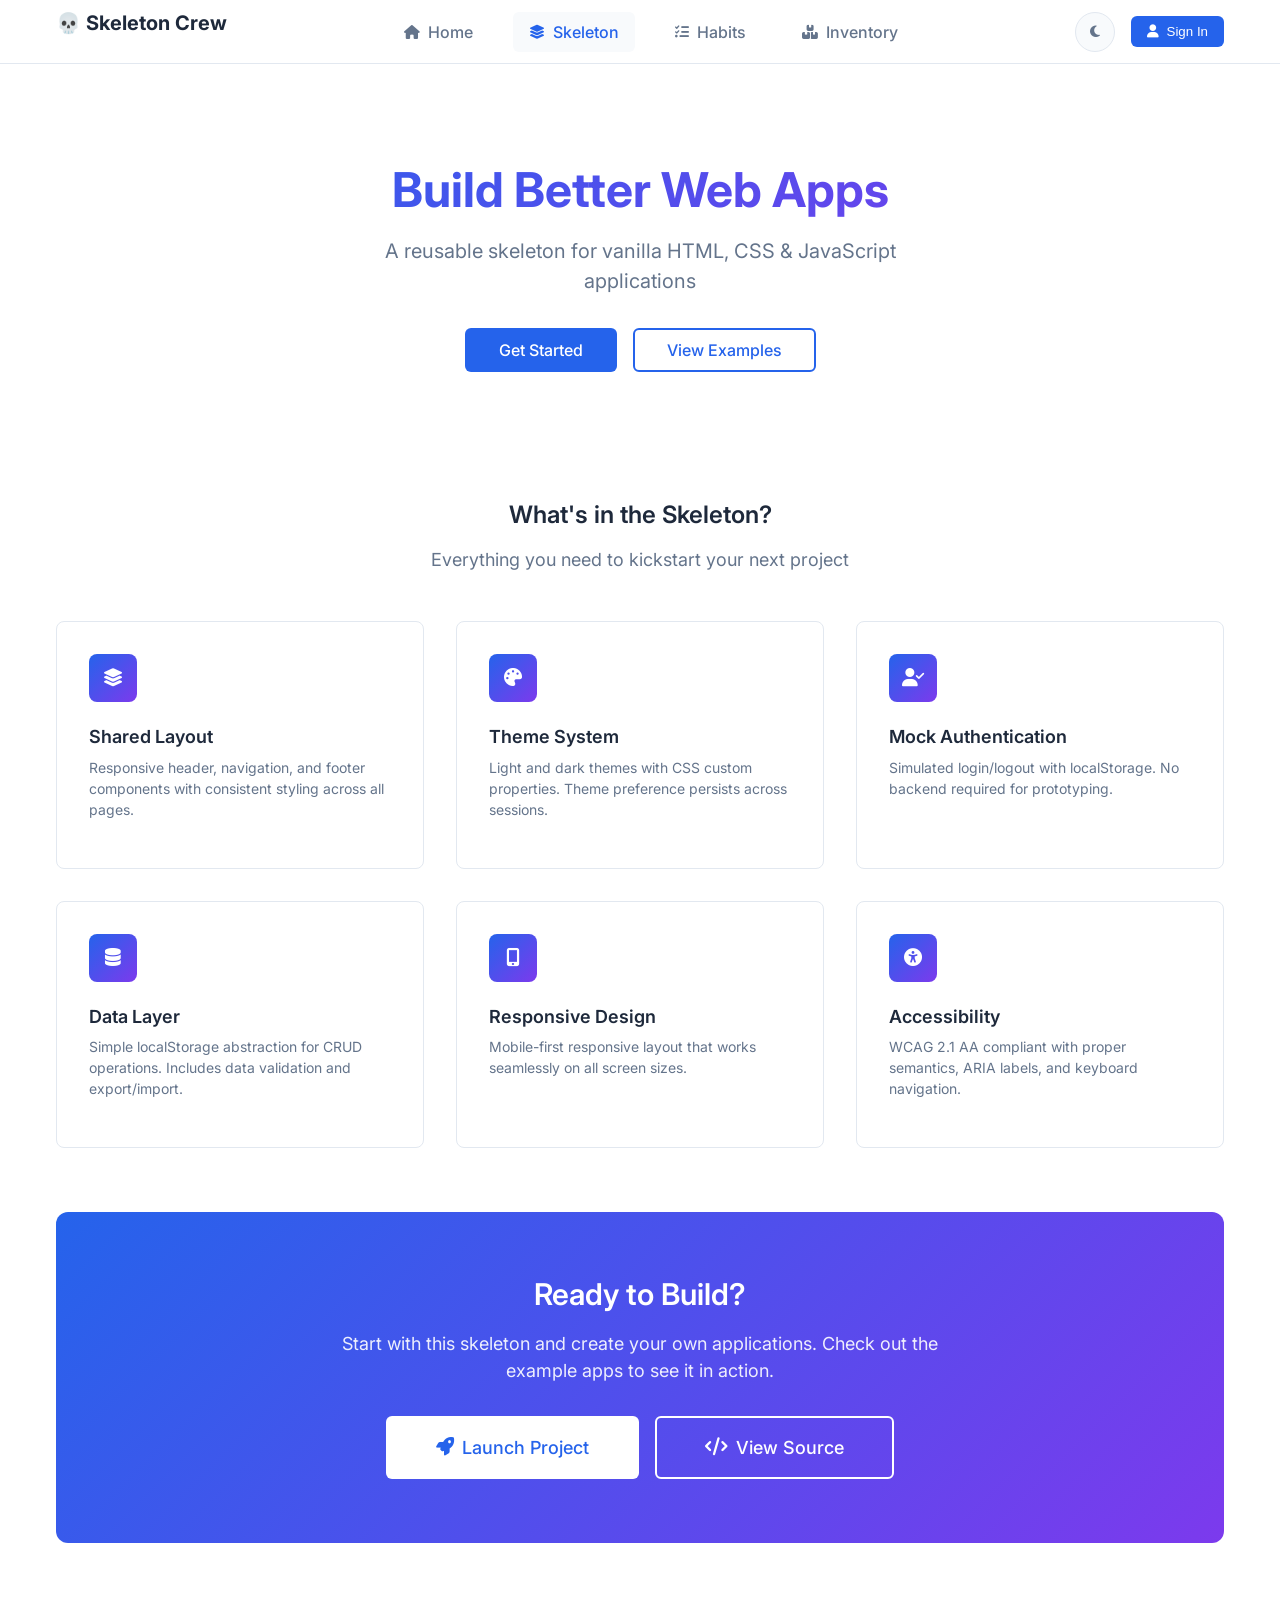
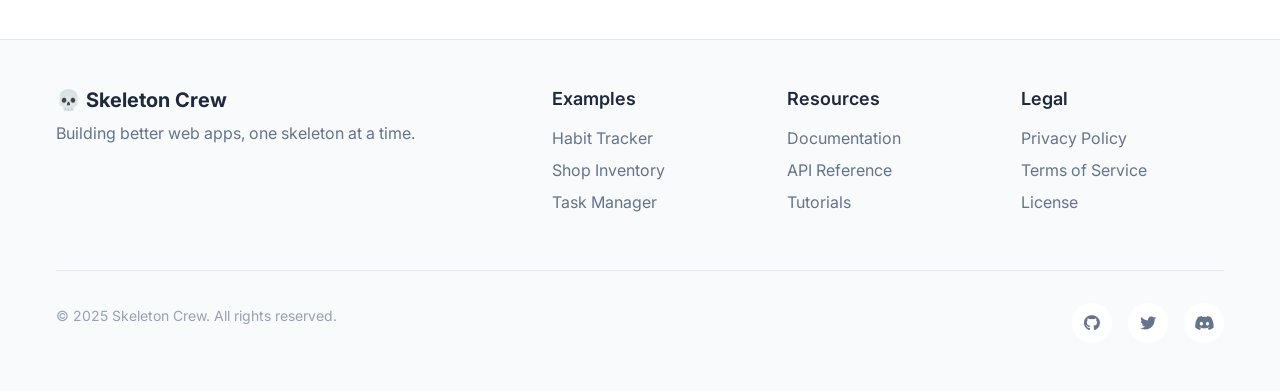
<file: skeleton/index.html>
<!DOCTYPE html>
<html lang="en">
<head>
    <meta charset="UTF-8">
    <meta name="viewport" content="width=device-width, initial-scale=1.0">
    <title>Skeleton Crew</title>
    <link rel="stylesheet" href="styles.css">
    <link rel="stylesheet" href="https://cdnjs.cloudflare.com/ajax/libs/font-awesome/6.4.0/css/all.min.css">
    <link rel="preconnect" href="https://fonts.googleapis.com">
    <link rel="preconnect" href="https://fonts.gstatic.com" crossorigin>
    <link href="https://fonts.googleapis.com/css2?family=Inter:wght@300;400;500;600;700&family=Roboto+Mono:wght@400;500&display=swap" rel="stylesheet">
    <link rel="icon" type="image/svg+xml" href="data:image/svg+xml,<svg xmlns=%22http://www.w3.org/2000/svg%22 viewBox=%220 0 100 100%22><text y=%22.9em%22 font-size=%2290%22>💀</text></svg>">
</head>
<body class="theme-light">
    <header class="app-header">
        <div class="header-container">
            <div class="logo">
                <h1><a href="../index.html" class="logo-link">💀 Skeleton Crew</a></h1>
            </div>
            
            <nav class="main-nav">
                <ul class="nav-links">
                    <li><a href="../index.html" class="nav-link"><i class="fas fa-home"></i> Home</a></li>
                    <li><a href="index.html" class="nav-link active"><i class="fas fa-layer-group"></i> Skeleton</a></li>
                    <li><a href="../app-habit-tracker/index.html" class="nav-link"><i class="fas fa-tasks"></i> Habits</a></li>
                    <li><a href="../app-inventory/index.html" class="nav-link"><i class="fas fa-boxes"></i> Inventory</a></li>
                </ul>
            </nav>
            
            <div class="user-actions">
                <button class="theme-toggle" aria-label="Toggle theme" id="themeToggle">
                    <span class="theme-icon"><i class="fas fa-moon"></i></span>
                </button>
                
                <div class="user-status">
                    <button class="signin-btn" id="signinBtn">
                        <i class="fas fa-user"></i>
                        <span>Sign In</span>
                    </button>
                </div>
                
                <button class="mobile-menu-toggle" aria-label="Toggle mobile menu" id="mobileMenuToggle">
                    <i class="fas fa-bars"></i>
                </button>
            </div>
        </div>
    </header>

    <div class="mobile-nav" id="mobileNav">
        <ul class="mobile-nav-links">
            <li><a href="../index.html" class="mobile-nav-link"><i class="fas fa-home"></i> Home</a></li>
            <li><a href="index.html" class="mobile-nav-link active"><i class="fas fa-layer-group"></i> Skeleton</a></li>
            <li><a href="../app-habit-tracker/index.html" class="mobile-nav-link"><i class="fas fa-tasks"></i> Habits</a></li>
            <li><a href="../app-inventory/index.html" class="mobile-nav-link"><i class="fas fa-boxes"></i> Inventory</a></li>
        </ul>
    </div>

    <main class="main-content">
        <div class="container">
            <section class="hero">
                <h2 class="hero-title">Build Better Web Apps</h2>
                <p class="hero-subtitle">A reusable skeleton for vanilla HTML, CSS & JavaScript applications</p>
                <div class="hero-actions">
                    <a href="#" class="btn btn-primary">Get Started</a>
                    <a href="#" class="btn btn-outline">View Examples</a>
                </div>
            </section>
            
            <section class="features">
                <div class="section-header">
                    <h3>What's in the Skeleton?</h3>
                    <p class="section-subtitle">Everything you need to kickstart your next project</p>
                </div>
                
                <div class="feature-grid">
                    <div class="feature-card">
                        <div class="feature-icon">
                            <i class="fas fa-layer-group"></i>
                        </div>
                        <h4>Shared Layout</h4>
                        <p>Responsive header, navigation, and footer components with consistent styling across all pages.</p>
                    </div>
                    
                    <div class="feature-card">
                        <div class="feature-icon">
                            <i class="fas fa-palette"></i>
                        </div>
                        <h4>Theme System</h4>
                        <p>Light and dark themes with CSS custom properties. Theme preference persists across sessions.</p>
                    </div>
                    
                    <div class="feature-card">
                        <div class="feature-icon">
                            <i class="fas fa-user-check"></i>
                        </div>
                        <h4>Mock Authentication</h4>
                        <p>Simulated login/logout with localStorage. No backend required for prototyping.</p>
                    </div>
                    
                    <div class="feature-card">
                        <div class="feature-icon">
                            <i class="fas fa-database"></i>
                        </div>
                        <h4>Data Layer</h4>
                        <p>Simple localStorage abstraction for CRUD operations. Includes data validation and export/import.</p>
                    </div>
                    
                    <div class="feature-card">
                        <div class="feature-icon">
                            <i class="fas fa-mobile-alt"></i>
                        </div>
                        <h4>Responsive Design</h4>
                        <p>Mobile-first responsive layout that works seamlessly on all screen sizes.</p>
                    </div>
                    
                    <div class="feature-card">
                        <div class="feature-icon">
                            <i class="fas fa-universal-access"></i>
                        </div>
                        <h4>Accessibility</h4>
                        <p>WCAG 2.1 AA compliant with proper semantics, ARIA labels, and keyboard navigation.</p>
                    </div>
                </div>
            </section>
            
            <section class="cta">
                <div class="cta-content">
                    <h3>Ready to Build?</h3>
                    <p>Start with this skeleton and create your own applications. Check out the example apps to see it in action.</p>
                    <div class="cta-actions">
                        <a href="#" class="btn btn-primary btn-large"><i class="fas fa-rocket"></i> Launch Project</a>
                        <a href="#" class="btn btn-outline btn-large"><i class="fas fa-code"></i> View Source</a>
                    </div>
                </div>
            </section>
        </div>
    </main>

    <footer class="app-footer">
        <div class="footer-container">
            <div class="footer-content">
                <div class="footer-brand">
                    <h3 class="footer-logo">💀 Skeleton Crew</h3>
                    <p class="footer-tagline">Building better web apps, one skeleton at a time.</p>
                </div>
                
                <div class="footer-links">
                    <div class="footer-column">
                        <h4>Examples</h4>
                        <ul>
                            <li><a href="../app-habit-tracker/index.html">Habit Tracker</a></li>
                            <li><a href="../app-inventory/index.html">Shop Inventory</a></li>
                            <li><a href="#">Task Manager</a></li>
                        </ul>
                    </div>
                    
                    <div class="footer-column">
                        <h4>Resources</h4>
                        <ul>
                            <li><a href="#">Documentation</a></li>
                            <li><a href="#">API Reference</a></li>
                            <li><a href="#">Tutorials</a></li>
                        </ul>
                    </div>
                    
                    <div class="footer-column">
                        <h4>Legal</h4>
                        <ul>
                            <li><a href="#">Privacy Policy</a></li>
                            <li><a href="#">Terms of Service</a></li>
                            <li><a href="#">License</a></li>
                        </ul>
                    </div>
                </div>
            </div>
            
            <div class="footer-bottom">
                <p class="copyright">&copy; 2025 Skeleton Crew. All rights reserved.</p>
                <nav class="footer-nav">
                    <a href="#" class="footer-nav-link"><i class="fab fa-github"></i></a>
                    <a href="#" class="footer-nav-link"><i class="fab fa-twitter"></i></a>
                    <a href="#" class="footer-nav-link"><i class="fab fa-discord"></i></a>
                </nav>
            </div>
        </div>
    </footer>

    <script src="app.js"></script>
</body>
</html>
</file>
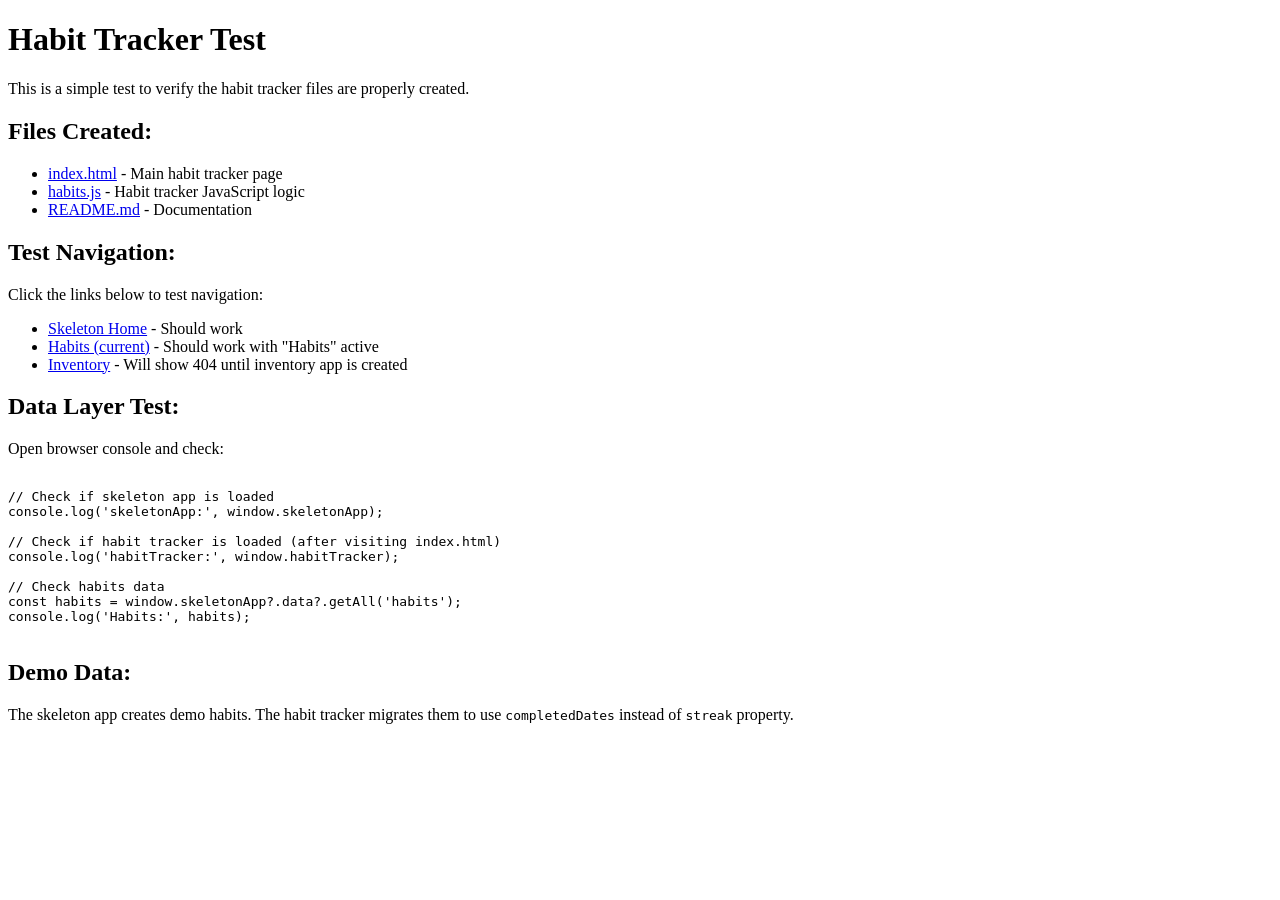
<file: app-habit-tracker/test.html>
<!DOCTYPE html>
<html lang="en">
<head>
    <meta charset="UTF-8">
    <meta name="viewport" content="width=device-width, initial-scale=1.0">
    <title>Habit Tracker Test</title>
</head>
<body>
    <h1>Habit Tracker Test</h1>
    <p>This is a simple test to verify the habit tracker files are properly created.</p>
    
    <h2>Files Created:</h2>
    <ul>
        <li><a href="index.html">index.html</a> - Main habit tracker page</li>
        <li><a href="habits.js">habits.js</a> - Habit tracker JavaScript logic</li>
        <li><a href="README.md">README.md</a> - Documentation</li>
    </ul>
    
    <h2>Test Navigation:</h2>
    <p>Click the links below to test navigation:</p>
    <ul>
        <li><a href="../skeleton/index.html">Skeleton Home</a> - Should work</li>
        <li><a href="index.html">Habits (current)</a> - Should work with "Habits" active</li>
        <li><a href="../app-inventory/index.html">Inventory</a> - Will show 404 until inventory app is created</li>
    </ul>
    
    <h2>Data Layer Test:</h2>
    <p>Open browser console and check:</p>
    <pre><code>
// Check if skeleton app is loaded
console.log('skeletonApp:', window.skeletonApp);

// Check if habit tracker is loaded (after visiting index.html)
console.log('habitTracker:', window.habitTracker);

// Check habits data
const habits = window.skeletonApp?.data?.getAll('habits');
console.log('Habits:', habits);
    </code></pre>
    
    <h2>Demo Data:</h2>
    <p>The skeleton app creates demo habits. The habit tracker migrates them to use <code>completedDates</code> instead of <code>streak</code> property.</p>
</body>
</html>
</file>
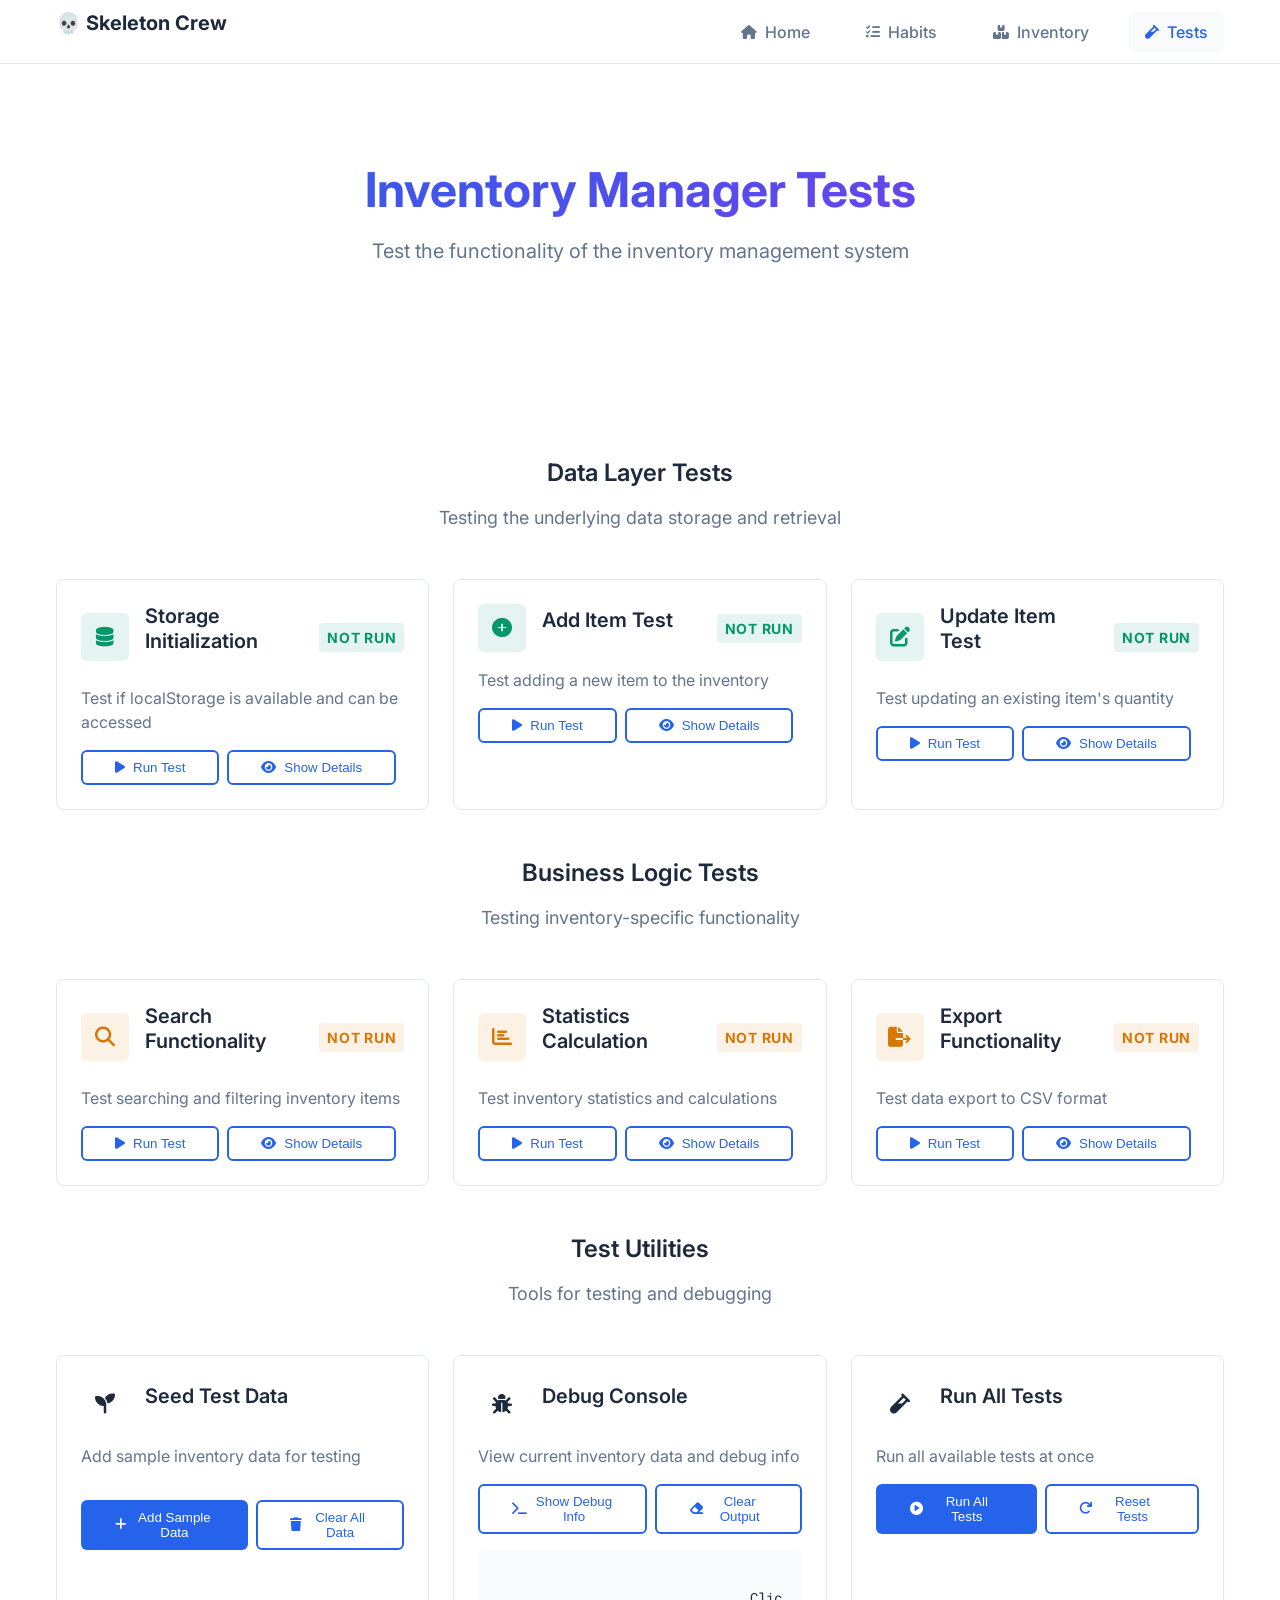
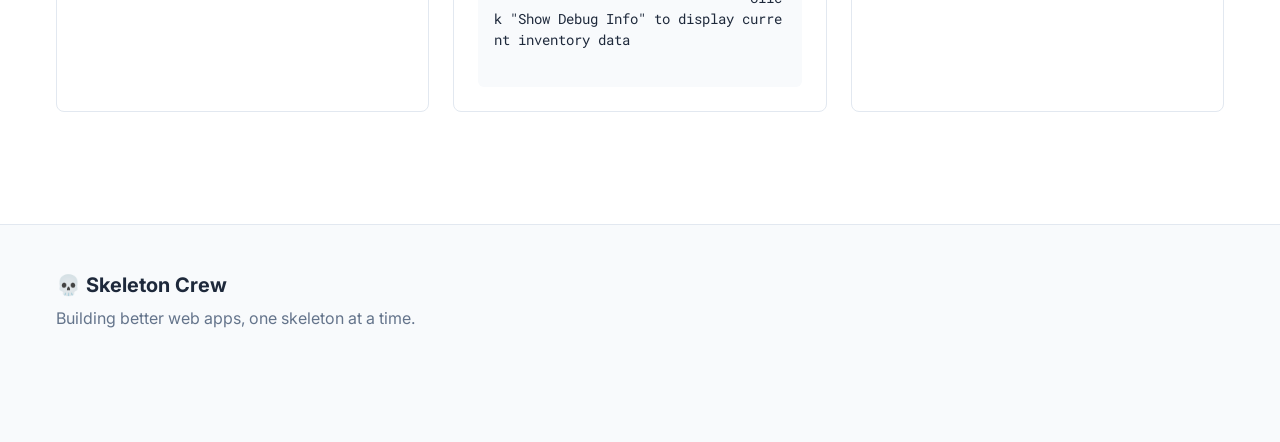
<file: app-inventory/test.html>
<!DOCTYPE html>
<html lang="en">
<head>
    <meta charset="UTF-8">
    <meta name="viewport" content="width=device-width, initial-scale=1.0">
    <title>Inventory Tests - Skeleton Crew</title>
    <link rel="stylesheet" href="../skeleton/styles.css">
    <link rel="stylesheet" href="https://cdnjs.cloudflare.com/ajax/libs/font-awesome/6.4.0/css/all.min.css">
    <link rel="preconnect" href="https://fonts.googleapis.com">
    <link rel="preconnect" href="https://fonts.gstatic.com" crossorigin>
    <link href="https://fonts.googleapis.com/css2?family=Inter:wght@300;400;500;600;700&family=Roboto+Mono:wght@400;500&display=swap" rel="stylesheet">
    <style>
        .test-container {
            padding: var(--spacing-xl) 0;
        }
        
        .test-section {
            margin-bottom: var(--spacing-2xl);
        }
        
        .test-grid {
            display: grid;
            grid-template-columns: repeat(auto-fit, minmax(300px, 1fr));
            gap: var(--spacing-lg);
        }
        
        .test-card {
            background-color: var(--bg-surface);
            border: 1px solid var(--border-color);
            border-radius: var(--radius-lg);
            padding: var(--spacing-lg);
        }
        
        .test-header {
            display: flex;
            align-items: center;
            gap: var(--spacing-md);
            margin-bottom: var(--spacing-md);
        }
        
        .test-icon {
            width: 48px;
            height: 48px;
            border-radius: var(--radius-md);
            display: flex;
            align-items: center;
            justify-content: center;
            font-size: var(--font-size-xl);
        }
        
        .test-icon.pass {
            background-color: rgba(5, 150, 105, 0.1);
            color: var(--color-success);
        }
        
        .test-icon.fail {
            background-color: rgba(220, 38, 38, 0.1);
            color: var(--color-danger);
        }
        
        .test-icon.warning {
            background-color: rgba(217, 119, 6, 0.1);
            color: var(--color-warning);
        }
        
        .test-title {
            flex: 1;
        }
        
        .test-result {
            font-weight: var(--font-weight-bold);
            font-size: var(--font-size-sm);
            padding: var(--spacing-xs) var(--spacing-sm);
            border-radius: var(--radius-sm);
            text-transform: uppercase;
            letter-spacing: 0.05em;
        }
        
        .test-result.pass {
            background-color: rgba(5, 150, 105, 0.1);
            color: var(--color-success);
        }
        
        .test-result.fail {
            background-color: rgba(220, 38, 38, 0.1);
            color: var(--color-danger);
        }
        
        .test-result.warning {
            background-color: rgba(217, 119, 6, 0.1);
            color: var(--color-warning);
        }
        
        .test-description {
            margin-bottom: var(--spacing-md);
            color: var(--text-secondary);
        }
        
        .test-actions {
            display: flex;
            gap: var(--spacing-sm);
            margin-top: var(--spacing-md);
        }
        
        .test-output {
            background-color: var(--bg-secondary);
            border-radius: var(--radius-md);
            padding: var(--spacing-md);
            margin-top: var(--spacing-md);
            font-family: var(--font-family-mono);
            font-size: var(--font-size-sm);
            white-space: pre-wrap;
            word-break: break-all;
        }
        
        .test-output.hidden {
            display: none;
        }
        
        .seed-data-btn {
            margin-top: var(--spacing-md);
        }
    </style>
</head>
<body class="theme-light">
    <header class="app-header">
        <div class="header-container">
            <div class="logo">
                <h1><a href="index.html" class="logo-link">💀 Skeleton Crew</a></h1>
            </div>
            
            <nav class="main-nav">
                <ul class="nav-links">
                    <li><a href="../skeleton/index.html" class="nav-link"><i class="fas fa-home"></i> Home</a></li>
                    <li><a href="../app-habit-tracker/index.html" class="nav-link"><i class="fas fa-tasks"></i> Habits</a></li>
                    <li><a href="index.html" class="nav-link"><i class="fas fa-boxes"></i> Inventory</a></li>
                    <li><a href="test.html" class="nav-link active"><i class="fas fa-vial"></i> Tests</a></li>
                </ul>
            </nav>
        </div>
    </header>

    <main class="main-content">
        <div class="container">
            <section class="hero">
                <h2 class="hero-title">Inventory Manager Tests</h2>
                <p class="hero-subtitle">Test the functionality of the inventory management system</p>
            </section>
            
            <div class="test-container">
                <div class="test-section">
                    <div class="section-header">
                        <h3>Data Layer Tests</h3>
                        <p class="section-subtitle">Testing the underlying data storage and retrieval</p>
                    </div>
                    
                    <div class="test-grid">
                        <div class="test-card">
                            <div class="test-header">
                                <div class="test-icon pass">
                                    <i class="fas fa-database"></i>
                                </div>
                                <div class="test-title">
                                    <h4>Storage Initialization</h4>
                                </div>
                                <span class="test-result pass" id="storageTestResult">Not Run</span>
                            </div>
                            <p class="test-description">Test if localStorage is available and can be accessed</p>
                            <div class="test-actions">
                                <button class="btn btn-outline" onclick="runStorageTest()">
                                    <i class="fas fa-play"></i> Run Test
                                </button>
                                <button class="btn btn-outline" onclick="toggleOutput('storageTestOutput')">
                                    <i class="fas fa-eye"></i> Show Details
                                </button>
                            </div>
                            <div class="test-output hidden" id="storageTestOutput">
                                <!-- Test output will appear here -->
                            </div>
                        </div>
                        
                        <div class="test-card">
                            <div class="test-header">
                                <div class="test-icon pass">
                                    <i class="fas fa-plus-circle"></i>
                                </div>
                                <div class="test-title">
                                    <h4>Add Item Test</h4>
                                </div>
                                <span class="test-result pass" id="addItemTestResult">Not Run</span>
                            </div>
                            <p class="test-description">Test adding a new item to the inventory</p>
                            <div class="test-actions">
                                <button class="btn btn-outline" onclick="runAddItemTest()">
                                    <i class="fas fa-play"></i> Run Test
                                </button>
                                <button class="btn btn-outline" onclick="toggleOutput('addItemTestOutput')">
                                    <i class="fas fa-eye"></i> Show Details
                                </button>
                            </div>
                            <div class="test-output hidden" id="addItemTestOutput">
                                <!-- Test output will appear here -->
                            </div>
                        </div>
                        
                        <div class="test-card">
                            <div class="test-header">
                                <div class="test-icon pass">
                                    <i class="fas fa-edit"></i>
                                </div>
                                <div class="test-title">
                                    <h4>Update Item Test</h4>
                                </div>
                                <span class="test-result pass" id="updateItemTestResult">Not Run</span>
                            </div>
                            <p class="test-description">Test updating an existing item's quantity</p>
                            <div class="test-actions">
                                <button class="btn btn-outline" onclick="runUpdateItemTest()">
                                    <i class="fas fa-play"></i> Run Test
                                </button>
                                <button class="btn btn-outline" onclick="toggleOutput('updateItemTestOutput')">
                                    <i class="fas fa-eye"></i> Show Details
                                </button>
                            </div>
                            <div class="test-output hidden" id="updateItemTestOutput">
                                <!-- Test output will appear here -->
                            </div>
                        </div>
                    </div>
                </div>
                
                <div class="test-section">
                    <div class="section-header">
                        <h3>Business Logic Tests</h3>
                        <p class="section-subtitle">Testing inventory-specific functionality</p>
                    </div>
                    
                    <div class="test-grid">
                        <div class="test-card">
                            <div class="test-header">
                                <div class="test-icon warning">
                                    <i class="fas fa-search"></i>
                                </div>
                                <div class="test-title">
                                    <h4>Search Functionality</h4>
                                </div>
                                <span class="test-result warning" id="searchTestResult">Not Run</span>
                            </div>
                            <p class="test-description">Test searching and filtering inventory items</p>
                            <div class="test-actions">
                                <button class="btn btn-outline" onclick="runSearchTest()">
                                    <i class="fas fa-play"></i> Run Test
                                </button>
                                <button class="btn btn-outline" onclick="toggleOutput('searchTestOutput')">
                                    <i class="fas fa-eye"></i> Show Details
                                </button>
                            </div>
                            <div class="test-output hidden" id="searchTestOutput">
                                <!-- Test output will appear here -->
                            </div>
                        </div>
                        
                        <div class="test-card">
                            <div class="test-header">
                                <div class="test-icon warning">
                                    <i class="fas fa-chart-bar"></i>
                                </div>
                                <div class="test-title">
                                    <h4>Statistics Calculation</h4>
                                </div>
                                <span class="test-result warning" id="statsTestResult">Not Run</span>
                            </div>
                            <p class="test-description">Test inventory statistics and calculations</p>
                            <div class="test-actions">
                                <button class="btn btn-outline" onclick="runStatsTest()">
                                    <i class="fas fa-play"></i> Run Test
                                </button>
                                <button class="btn btn-outline" onclick="toggleOutput('statsTestOutput')">
                                    <i class="fas fa-eye"></i> Show Details
                                </button>
                            </div>
                            <div class="test-output hidden" id="statsTestOutput">
                                <!-- Test output will appear here -->
                            </div>
                        </div>
                        
                        <div class="test-card">
                            <div class="test-header">
                                <div class="test-icon warning">
                                    <i class="fas fa-file-export"></i>
                                </div>
                                <div class="test-title">
                                    <h4>Export Functionality</h4>
                                </div>
                                <span class="test-result warning" id="exportTestResult">Not Run</span>
                            </div>
                            <p class="test-description">Test data export to CSV format</p>
                            <div class="test-actions">
                                <button class="btn btn-outline" onclick="runExportTest()">
                                    <i class="fas fa-play"></i> Run Test
                                </button>
                                <button class="btn btn-outline" onclick="toggleOutput('exportTestOutput')">
                                    <i class="fas fa-eye"></i> Show Details
                                </button>
                            </div>
                            <div class="test-output hidden" id="exportTestOutput">
                                <!-- Test output will appear here -->
                            </div>
                        </div>
                    </div>
                </div>
                
                <div class="test-section">
                    <div class="section-header">
                        <h3>Test Utilities</h3>
                        <p class="section-subtitle">Tools for testing and debugging</p>
                    </div>
                    
                    <div class="test-grid">
                        <div class="test-card">
                            <div class="test-header">
                                <div class="test-icon">
                                    <i class="fas fa-seedling"></i>
                                </div>
                                <div class="test-title">
                                    <h4>Seed Test Data</h4>
                                </div>
                            </div>
                            <p class="test-description">Add sample inventory data for testing</p>
                            <div class="test-actions">
                                <button class="btn btn-primary seed-data-btn" onclick="seedTestData()">
                                    <i class="fas fa-plus"></i> Add Sample Data
                                </button>
                                <button class="btn btn-outline seed-data-btn" onclick="clearTestData()">
                                    <i class="fas fa-trash"></i> Clear All Data
                                </button>
                            </div>
                            <div class="test-output hidden" id="seedDataOutput">
                                <!-- Seed data output will appear here -->
                            </div>
                        </div>
                        
                        <div class="test-card">
                            <div class="test-header">
                                <div class="test-icon">
                                    <i class="fas fa-bug"></i>
                                </div>
                                <div class="test-title">
                                    <h4>Debug Console</h4>
                                </div>
                            </div>
                            <p class="test-description">View current inventory data and debug info</p>
                            <div class="test-actions">
                                <button class="btn btn-outline" onclick="showDebugInfo()">
                                    <i class="fas fa-terminal"></i> Show Debug Info
                                </button>
                                <button class="btn btn-outline" onclick="clearDebugOutput()">
                                    <i class="fas fa-eraser"></i> Clear Output
                                </button>
                            </div>
                            <div class="test-output" id="debugOutput">
                                Click "Show Debug Info" to display current inventory data
                            </div>
                        </div>
                        
                        <div class="test-card">
                            <div class="test-header">
                                <div class="test-icon">
                                    <i class="fas fa-vial"></i>
                                </div>
                                <div class="test-title">
                                    <h4>Run All Tests</h4>
                                </div>
                            </div>
                            <p class="test-description">Run all available tests at once</p>
                            <div class="test-actions">
                                <button class="btn btn-primary" onclick="runAllTests()">
                                    <i class="fas fa-play-circle"></i> Run All Tests
                                </button>
                                <button class="btn btn-outline" onclick="resetAllTests()">
                                    <i class="fas fa-redo"></i> Reset Tests
                                </button>
                            </div>
                            <div class="test-output hidden" id="allTestsOutput">
                                <!-- All tests output will appear here -->
                            </div>
                        </div>
                    </div>
                </div>
            </div>
        </div>
    </main>

    <footer class="app-footer">
        <div class="footer-container">
            <div class="footer-content">
                <div class="footer-brand">
                    <h3 class="footer-logo">💀 Skeleton Crew</h3>
                    <p class="footer-tagline">Building better web apps, one skeleton at a time.</p>
                </div>
            </div>
        </div>
    </footer>

    <script src="../skeleton/app.js"></script>
    <script>
        // Simple test utilities
        let testDataLayer = null;
        
        function initTestDataLayer() {
            if (!testDataLayer) {
                testDataLayer = new DataLayer('test');
            }
        }
        
        function toggleOutput(elementId) {
            const element = document.getElementById(elementId);
            element.classList.toggle('hidden');
        }
        
        function runStorageTest() {
            initTestDataLayer();
            const output = document.getElementById('storageTestOutput');
            const result = document.getElementById('storageTestResult');
            
            try {
                // Test localStorage availability
                if (typeof localStorage === 'undefined') {
                    throw new Error('localStorage is not available');
                }
                
                // Test write/read
                const testKey = 'inventory-test-storage';
                const testValue = 'test-value-' + Date.now();
                localStorage.setItem(testKey, testValue);
                const retrieved = localStorage.getItem(testKey);
                localStorage.removeItem(testKey);
                
                if (retrieved !== testValue) {
                    throw new Error('Storage read/write failed');
                }
                
                output.textContent = '✓ localStorage test passed\n✓ Read/write operations working\n✓ Storage is available';
                output.className = 'test-output';
                result.textContent = 'Pass';
                result.className = 'test-result pass';
                
            } catch (error) {
                output.textContent = '✗ Storage test failed:\n' + error.message;
                output.className = 'test-output';
                result.textContent = 'Fail';
                result.className = 'test-result fail';
            }
        }
        
        function runAddItemTest() {
            initTestDataLayer();
            const output = document.getElementById('addItemTestOutput');
            const result = document.getElementById('addItemTestResult');
            
            try {
                // Clear any existing test data
                testDataLayer.clear('inventory');
                
                // Add test item
                const testItem = {
                    name: 'Test Product',
                    price: 19.99,
                    quantity: 10
                };
                
                const addedItem = testDataLayer.add('inventory', testItem);
                
                if (!addedItem.id) {
                    throw new Error('Item was not assigned an ID');
                }
                
                if (addedItem.name !== testItem.name) {
                    throw new Error('Item name mismatch');
                }
                
                if (addedItem.price !== testItem.price) {
                    throw new Error('Item price mismatch');
                }
                
                if (addedItem.quantity !== testItem.quantity) {
                    throw new Error('Item quantity mismatch');
                }
                
                // Verify item was actually stored
                const storedItems = testDataLayer.getAll('inventory');
                if (storedItems.length !== 1) {
                    throw new Error('Item count mismatch');
                }
                
                output.textContent = `✓ Item added successfully\n✓ ID assigned: ${addedItem.id}\n✓ Name: ${addedItem.name}\n✓ Price: $${addedItem.price}\n✓ Quantity: ${addedItem.quantity}\n✓ Total items in storage: ${storedItems.length}`;
                output.className = 'test-output';
                result.textContent = 'Pass';
                result.className = 'test-result pass';
                
            } catch (error) {
                output.textContent = '✗ Add item test failed:\n' + error.message;
                output.className = 'test-output';
                result.textContent = 'Fail';
                result.className = 'test-result fail';
            }
        }
        
        function runUpdateItemTest() {
            initTestDataLayer();
            const output = document.getElementById('updateItemTestOutput');
            const result = document.getElementById('updateItemTestResult');
            
            try {
                // Clear any existing test data
                testDataLayer.clear('inventory');
                
                // Add test item
                const testItem = {
                    name: 'Update Test Product',
                    price: 29.99,
                    quantity: 5
                };
                
                const addedItem = testDataLayer.add('inventory', testItem);
                const itemId = addedItem.id;
                
                // Update item
                const updatedItem = testDataLayer.update('inventory', itemId, { quantity: 15 });
                
                if (!updatedItem) {
                    throw new Error('Update returned null');
                }
                
                if (updatedItem.quantity !== 15) {
                    throw new Error('Quantity not updated correctly');
                }
                
                if (!updatedItem.updatedAt) {
                    throw new Error('updatedAt timestamp not set');
                }
                
                // Verify update persisted
                const retrievedItem = testDataLayer.get('inventory', itemId);
                if (retrievedItem.quantity !== 15) {
                    throw new Error('Update not persisted to storage');
                }
                
                output.textContent = `✓ Item updated successfully\n✓ Original quantity: 5\n✓ New quantity: ${updatedItem.quantity}\n✓ updatedAt timestamp: ${updatedItem.updatedAt}\n✓ Update persisted to storage`;
                output.className = 'test-output';
                result.textContent = 'Pass';
                result.className = 'test-result pass';
                
            } catch (error) {
                output.textContent = '✗ Update item test failed:\n' + error.message;
                output.className = 'test-output';
                result.textContent = 'Fail';
                result.className = 'test-result fail';
            }
        }
        
        function runSearchTest() {
            const output = document.getElementById('searchTestOutput');
            const result = document.getElementById('searchTestResult');
            
            output.textContent = 'Search test requires manual verification\n\n1. Open the main inventory page\n2. Add several items with different names\n3. Use the search box to filter items\n4. Verify only matching items are shown';
            output.className = 'test-output';
            result.textContent = 'Manual';
            result.className = 'test-result warning';
        }
        
        function runStatsTest() {
            const output = document.getElementById('statsTestOutput');
            const result = document.getElementById('statsTestResult');
            
            output.textContent = 'Statistics test requires manual verification\n\n1. Open the main inventory page\n2. Add items with different quantities and prices\n3. Verify statistics update correctly:\n   - Total items count\n   - Total value calculation\n   - Low stock detection\n   - Out of stock detection';
            output.className = 'test-output';
            result.textContent = 'Manual';
            result.className = 'test-result warning';
        }
        
        function runExportTest() {
            const output = document.getElementById('exportTestOutput');
            const result = document.getElementById('exportTestResult');
            
            output.textContent = 'Export test requires manual verification\n\n1. Open the main inventory page\n2. Add some test items\n3. Click the "Export Data" button\n4. Verify CSV file downloads\n5. Open CSV to verify data format\n6. Check for correct headers and data';
            output.className = 'test-output';
            result.textContent = 'Manual';
            result.className = 'test-result warning';
        }
        
        function seedTestData() {
            initTestDataLayer();
            const output = document.getElementById('seedDataOutput');
            
            // Sample inventory data
            const sampleItems = [
                { name: 'Laptop', price: 999.99, quantity: 5 },
                { name: 'Mouse', price: 29.99, quantity: 25 },
                { name: 'Keyboard', price: 79.99, quantity: 12 },
                { name: 'Monitor', price: 299.99, quantity: 8 },
                { name: 'Headphones', price: 149.99, quantity: 3 },
                { name: 'Webcam', price: 59.99, quantity: 15 },
                { name: 'USB Cable', price: 9.99, quantity: 50 },
                { name: 'Power Adapter', price: 49.99, quantity: 0 },
                { name: 'Laptop Bag', price: 39.99, quantity: 7 },
                { name: 'Mouse Pad', price: 14.99, quantity: 30 }
            ];
            
            try {
                // Clear existing test data
                testDataLayer.clear('inventory');
                
                // Add sample items
                let addedCount = 0;
                sampleItems.forEach(item => {
                    testDataLayer.add('inventory', item);
                    addedCount++;
                });
                
                output.textContent = `✓ Added ${addedCount} sample items to test inventory\n\nSample items include:\n${sampleItems.map(item => `- ${item.name}: $${item.price} (${item.quantity} in stock)`).join('\n')}\n\nRefresh the main inventory page to see the data`;
                output.className = 'test-output';
                output.classList.remove('hidden');
                
            } catch (error) {
                output.textContent = '✗ Failed to seed test data:\n' + error.message;
                output.className = 'test-output';
                output.classList.remove('hidden');
            }
        }
        
        function clearTestData() {
            initTestDataLayer();
            const output = document.getElementById('seedDataOutput');
            
            try {
                testDataLayer.clear('inventory');
                output.textContent = '✓ Cleared all test inventory data\n\nRefresh the main inventory page to see empty state';
                output.className = 'test-output';
                output.classList.remove('hidden');
                
            } catch (error) {
                output.textContent = '✗ Failed to clear test data:\n' + error.message;
                output.className = 'test-output';
                output.classList.remove('hidden');
            }
        }
        
        function showDebugInfo() {
            initTestDataLayer();
            const output = document.getElementById('debugOutput');
            
            try {
                const items = testDataLayer.getAll('inventory');
                const stats = testDataLayer.getStats ? testDataLayer.getStats('inventory') : null;
                
                let debugInfo = `=== DEBUG INFORMATION ===\n\n`;
                debugInfo += `Storage Prefix: ${testDataLayer.prefix}\n`;
                debugInfo += `Collection: inventory\n`;
                debugInfo += `Total Items: ${items.length}\n\n`;
                
                if (stats) {
                    debugInfo += `Statistics:\n`;
                    Object.entries(stats).forEach(([key, value]) => {
                        debugInfo += `  ${key}: ${value}\n`;
                    });
                    debugInfo += '\n';
                }
                
                if (items.length > 0) {
                    debugInfo += `Items (${items.length}):\n`;
                    items.forEach((item, index) => {
                        debugInfo += `  [${index + 1}] ${item.name} - $${item.price} x ${item.quantity} = $${(item.price * item.quantity).toFixed(2)}\n`;
                        debugInfo += `      ID: ${item.id}\n`;
                        debugInfo += `      Created: ${new Date(item.createdAt).toLocaleString()}\n`;
                        if (item.updatedAt) {
                            debugInfo += `      Updated: ${new Date(item.updatedAt).toLocaleString()}\n`;
                        }
                        debugInfo += '\n';
                    });
                } else {
                    debugInfo += 'No items in inventory\n';
                }
                
                debugInfo += `=== END DEBUG INFO ===`;
                
                output.textContent = debugInfo;
                
            } catch (error) {
                output.textContent = 'Error getting debug info:\n' + error.message;
            }
        }
        
        function clearDebugOutput() {
            const output = document.getElementById('debugOutput');
            output.textContent = 'Click "Show Debug Info" to display current inventory data';
        }
        
        function runAllTests() {
            const output = document.getElementById('allTestsOutput');
            output.textContent = 'Running all tests...\n\n';
            output.className = 'test-output';
            output.classList.remove('hidden');
            
            // Run tests in sequence
            setTimeout(() => runStorageTest(), 100);
            setTimeout(() => runAddItemTest(), 300);
            setTimeout(() => runUpdateItemTest(), 500);
            setTimeout(() => runSearchTest(), 700);
            setTimeout(() => runStatsTest(), 900);
            setTimeout(() => runExportTest(), 1100);
            
            setTimeout(() => {
                output.textContent += '\nAll tests initiated. Check individual test results above.';
            }, 1300);
        }
        
        function resetAllTests() {
            // Reset all test results
            const testResults = [
                'storageTestResult', 'addItemTestResult', 'updateItemTestResult',
                'searchTestResult', 'statsTestResult', 'exportTestResult'
            ];
            
            testResults.forEach(id => {
                const element = document.getElementById(id);
                if (element) {
                    element.textContent = 'Not Run';
                    element.className = 'test-result pass';
                }
            });
            
            // Hide all outputs
            const outputs = [
                'storageTestOutput', 'addItemTestOutput', 'updateItemTestOutput',
                'searchTestOutput', 'statsTestOutput', 'exportTestOutput',
                'seedDataOutput', 'allTestsOutput'
            ];
            
            outputs.forEach(id => {
                const element = document.getElementById(id);
                if (element) {
                    element.className = 'test-output hidden';
                }
            });
            
            // Reset debug output
            clearDebugOutput();
            
            // Clear test data
            initTestDataLayer();
            testDataLayer.clear('inventory');
        }
        
        // Initialize on page load
        document.addEventListener('DOMContentLoaded', () => {
            // Initialize theme and auth from skeleton
            new ThemeManager();
            new MockAuth();
        });
    </script>
</body>
</html>
</file>
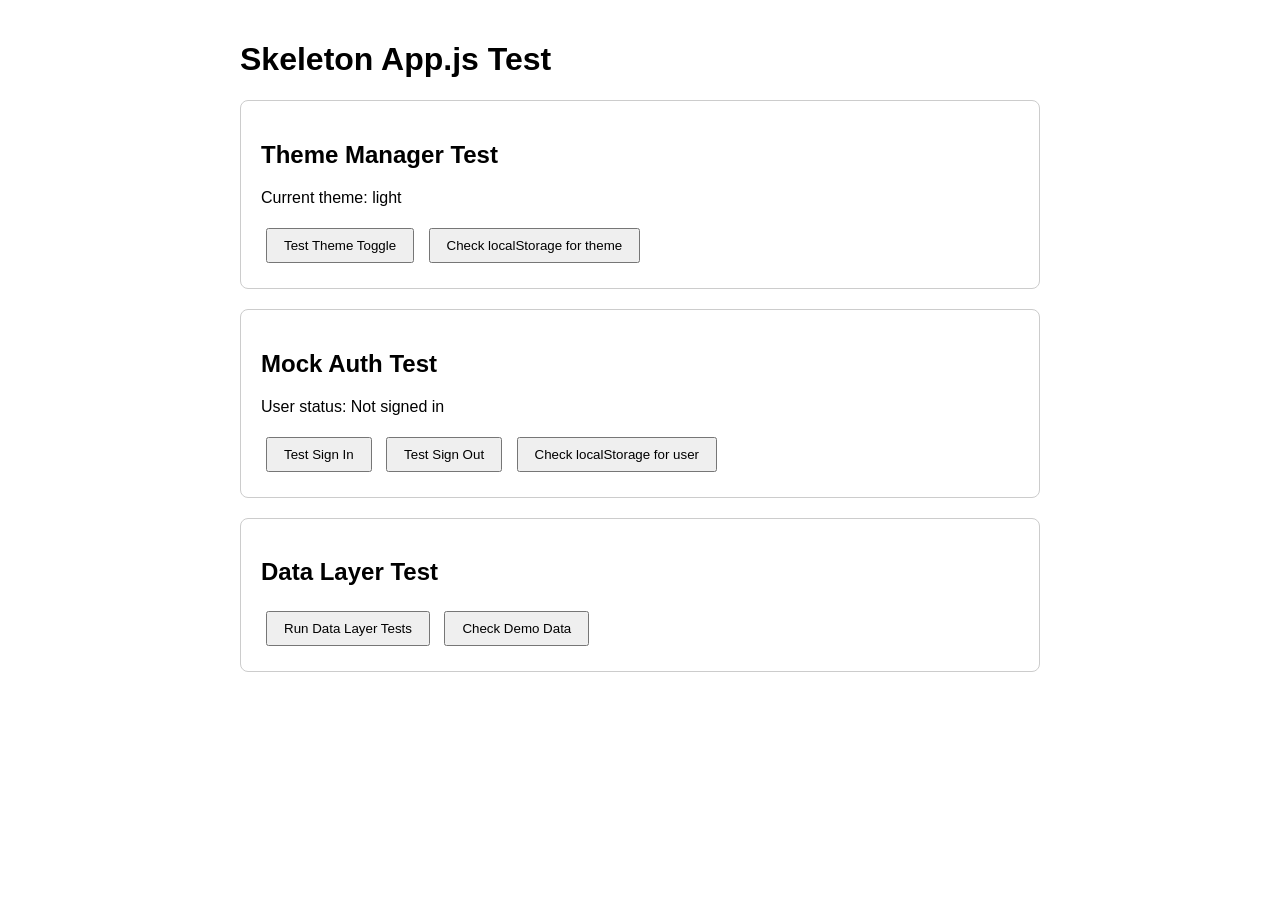
<file: skeleton/test.html>
<!DOCTYPE html>
<html lang="en">
<head>
    <meta charset="UTF-8">
    <meta name="viewport" content="width=device-width, initial-scale=1.0">
    <title>Skeleton Test</title>
    <style>
        body { font-family: sans-serif; padding: 20px; max-width: 800px; margin: 0 auto; }
        .test-section { margin: 20px 0; padding: 20px; border: 1px solid #ccc; border-radius: 8px; }
        button { padding: 8px 16px; margin: 5px; cursor: pointer; }
        code { background: #f0f0f0; padding: 2px 4px; border-radius: 3px; }
        .success { color: green; }
        .error { color: red; }
    </style>
</head>
<body>
    <h1>Skeleton App.js Test</h1>
    
    <div class="test-section">
        <h2>Theme Manager Test</h2>
        <p>Current theme: <span id="currentTheme">light</span></p>
        <button onclick="testTheme()">Test Theme Toggle</button>
        <button onclick="checkLocalStorage()">Check localStorage for theme</button>
        <div id="themeResult"></div>
    </div>
    
    <div class="test-section">
        <h2>Mock Auth Test</h2>
        <p>User status: <span id="userStatus">Not signed in</span></p>
        <button onclick="testSignIn()">Test Sign In</button>
        <button onclick="testSignOut()">Test Sign Out</button>
        <button onclick="checkAuthStorage()">Check localStorage for user</button>
        <div id="authResult"></div>
    </div>
    
    <div class="test-section">
        <h2>Data Layer Test</h2>
        <button onclick="testDataLayer()">Run Data Layer Tests</button>
        <button onclick="testDemoData()">Check Demo Data</button>
        <div id="dataResult"></div>
    </div>
    
    <script src="app.js"></script>
    <script>
        function testTheme() {
            const before = document.body.classList.contains('theme-dark') ? 'dark' : 'light';
            window.skeletonApp.themeManager.toggleTheme();
            const after = document.body.classList.contains('theme-dark') ? 'dark' : 'light';
            document.getElementById('currentTheme').textContent = after;
            document.getElementById('themeResult').innerHTML = 
                `<p class="success">Theme toggled from ${before} to ${after}</p>`;
        }
        
        function checkLocalStorage() {
            const theme = localStorage.getItem('skeleton-theme');
            document.getElementById('themeResult').innerHTML = 
                `<p>localStorage theme: <code>${theme || 'not set (defaults to light)'}</code></p>`;
        }
        
        function testSignIn() {
            const displayName = prompt('Enter test display name:');
            if (displayName) {
                window.skeletonApp.auth.signIn();
            }
            updateUserStatus();
        }
        
        function testSignOut() {
            window.skeletonApp.auth.signOut();
            updateUserStatus();
        }
        
        function updateUserStatus() {
            const user = window.skeletonApp.auth.getUser();
            const statusEl = document.getElementById('userStatus');
            if (user) {
                statusEl.textContent = `Signed in as: ${user.displayName}`;
                statusEl.className = 'success';
            } else {
                statusEl.textContent = 'Not signed in';
                statusEl.className = '';
            }
        }
        
        function checkAuthStorage() {
            const user = localStorage.getItem('skeleton-user');
            const result = document.getElementById('authResult');
            if (user) {
                result.innerHTML = `<p>localStorage user: <code>${user}</code></p>`;
            } else {
                result.innerHTML = '<p>No user in localStorage</p>';
            }
            updateUserStatus();
        }
        
        function testDataLayer() {
            const data = window.skeletonApp.data;
            const result = document.getElementById('dataResult');
            let html = '<h3>Data Layer Test Results:</h3>';
            
            // Test 1: Add item
            const testItem = { name: 'Test Item', value: 42 };
            const added = data.add('test-collection', testItem);
            html += `<p>✓ Added item with ID: ${added.id}</p>`;
            
            // Test 2: Get all
            const allItems = data.getAll('test-collection');
            html += `<p>✓ Collection has ${allItems.length} items</p>`;
            
            // Test 3: Get single
            const single = data.get('test-collection', added.id);
            html += `<p>✓ Retrieved item: ${single.name} = ${single.value}</p>`;
            
            // Test 4: Update
            const updated = data.update('test-collection', added.id, { value: 100 });
            html += `<p>✓ Updated value to: ${updated.value}</p>`;
            
            // Test 5: Remove
            const removed = data.remove('test-collection', added.id);
            html += `<p>✓ Removed item: ${removed ? 'success' : 'failed'}</p>`;
            
            // Test 6: Clear
            data.clear('test-collection');
            const afterClear = data.getAll('test-collection');
            html += `<p>✓ After clear: ${afterClear.length} items</p>`;
            
            result.innerHTML = html;
        }
        
        function testDemoData() {
            const data = window.skeletonApp.data;
            const result = document.getElementById('dataResult');
            let html = '<h3>Demo Data Check:</h3>';
            
            const habits = data.getAll('habits');
            const inventory = data.getAll('inventory');
            
            html += `<p>Habits collection: ${habits.length} items</p>`;
            if (habits.length > 0) {
                html += '<ul>';
                habits.forEach(habit => {
                    html += `<li>${habit.name} (streak: ${habit.streak})</li>`;
                });
                html += '</ul>';
            }
            
            html += `<p>Inventory collection: ${inventory.length} items</p>`;
            if (inventory.length > 0) {
                html += '<ul>';
                inventory.forEach(item => {
                    html += `<li>${item.name} (${item.quantity} in stock)</li>`;
                });
                html += '</ul>';
            }
            
            result.innerHTML = html;
        }
        
        // Initialize user status
        updateUserStatus();
        document.getElementById('currentTheme').textContent = 
            document.body.classList.contains('theme-dark') ? 'dark' : 'light';
    </script>
</body>
</html>
</file>
<file: skeleton/styles.css>
/* ==========================================================================
   Skeleton Crew - Main Stylesheet
   ========================================================================== */

/* CSS Custom Properties (Theme Variables) */
:root {
  /* Light theme - default */
  --color-primary: #2563eb;
  --color-primary-hover: #1d4ed8;
  --color-secondary: #7c3aed;
  --color-success: #059669;
  --color-warning: #d97706;
  --color-danger: #dc2626;
  --color-info: #0ea5e9;
  
  /* Background colors */
  --bg-primary: #ffffff;
  --bg-secondary: #f8fafc;
  --bg-surface: #ffffff;
  --bg-overlay: rgba(0, 0, 0, 0.5);
  
  /* Text colors */
  --text-primary: #1e293b;
  --text-secondary: #64748b;
  --text-muted: #94a3b8;
  --text-on-primary: #ffffff;
  --text-on-dark: #f1f5f9;
  
  /* Border colors */
  --border-color: #e2e8f0;
  --border-color-light: #f1f5f9;
  --border-color-dark: #cbd5e1;
  
  /* Spacing */
  --spacing-xs: 0.25rem;   /* 4px */
  --spacing-sm: 0.5rem;    /* 8px */
  --spacing-md: 1rem;      /* 16px */
  --spacing-lg: 1.5rem;    /* 24px */
  --spacing-xl: 2rem;      /* 32px */
  --spacing-2xl: 3rem;     /* 48px */
  --spacing-3xl: 4rem;     /* 64px */
  
  /* Typography */
  --font-family-base: 'Inter', system-ui, -apple-system, sans-serif;
  --font-family-mono: 'Roboto Mono', monospace;
  --font-size-xs: 0.75rem;    /* 12px */
  --font-size-sm: 0.875rem;   /* 14px */
  --font-size-base: 1rem;     /* 16px */
  --font-size-lg: 1.125rem;   /* 18px */
  --font-size-xl: 1.25rem;    /* 20px */
  --font-size-2xl: 1.5rem;    /* 24px */
  --font-size-3xl: 1.875rem;  /* 30px */
  --font-size-4xl: 2.25rem;   /* 36px */
  --font-size-5xl: 3rem;      /* 48px */
  
  /* Font weights */
  --font-weight-light: 300;
  --font-weight-normal: 400;
  --font-weight-medium: 500;
  --font-weight-semibold: 600;
  --font-weight-bold: 700;
  
  /* Line heights */
  --line-height-tight: 1.25;
  --line-height-normal: 1.5;
  --line-height-relaxed: 1.75;
  
  /* Shadows */
  --shadow-sm: 0 1px 2px 0 rgba(0, 0, 0, 0.05);
  --shadow-md: 0 4px 6px -1px rgba(0, 0, 0, 0.1);
  --shadow-lg: 0 10px 15px -3px rgba(0, 0, 0, 0.1);
  --shadow-xl: 0 20px 25px -5px rgba(0, 0, 0, 0.1);
  
  /* Border radius */
  --radius-sm: 0.25rem;   /* 4px */
  --radius-md: 0.375rem;  /* 6px */
  --radius-lg: 0.5rem;    /* 8px */
  --radius-xl: 0.75rem;   /* 12px */
  --radius-full: 9999px;
  
  /* Transitions */
  --transition-fast: 150ms;
  --transition-normal: 250ms;
  --transition-slow: 350ms;
  --transition-timing: cubic-bezier(0.4, 0, 0.2, 1);
  
  /* Layout */
  --container-max-width: 1200px;
  --header-height: 64px;
  --footer-height: auto;
}

/* Dark theme variables */
.theme-dark {
  /* Background colors */
  --bg-primary: #0f172a;
  --bg-secondary: #1e293b;
  --bg-surface: #334155;
  
  /* Text colors */
  --text-primary: #f1f5f9;
  --text-secondary: #cbd5e1;
  --text-muted: #94a3b8;
  --text-on-primary: #0f172a;
  --text-on-dark: #f1f5f9;
  
  /* Border colors */
  --border-color: #475569;
  --border-color-light: #334155;
  --border-color-dark: #64748b;
  
  /* Shadows - darker for dark theme */
  --shadow-sm: 0 1px 2px 0 rgba(0, 0, 0, 0.3);
  --shadow-md: 0 4px 6px -1px rgba(0, 0, 0, 0.4);
  --shadow-lg: 0 10px 15px -3px rgba(0, 0, 0, 0.4);
  --shadow-xl: 0 20px 25px -5px rgba(0, 0, 0, 0.5);
}

/* Reset and Base Styles */
* {
  margin: 0;
  padding: 0;
  box-sizing: border-box;
}

html {
  font-size: 16px;
  scroll-behavior: smooth;
}

body {
  font-family: var(--font-family-base);
  font-size: var(--font-size-base);
  line-height: var(--line-height-normal);
  color: var(--text-primary);
  background-color: var(--bg-primary);
  transition: background-color var(--transition-normal) var(--transition-timing),
              color var(--transition-normal) var(--transition-timing);
  min-height: 100vh;
  display: flex;
  flex-direction: column;
}

/* Typography */
h1, h2, h3, h4, h5, h6 {
  font-weight: var(--font-weight-semibold);
  line-height: var(--line-height-tight);
  margin-bottom: var(--spacing-md);
}

h1 {
  font-size: var(--font-size-4xl);
}

h2 {
  font-size: var(--font-size-3xl);
}

h3 {
  font-size: var(--font-size-2xl);
}

h4 {
  font-size: var(--font-size-xl);
}

p {
  margin-bottom: var(--spacing-md);
}

a {
  color: var(--color-primary);
  text-decoration: none;
  transition: color var(--transition-fast) var(--transition-timing);
}

a:hover {
  color: var(--color-primary-hover);
}

/* Utility Classes */
.container {
  width: 100%;
  max-width: var(--container-max-width);
  margin: 0 auto;
  padding: 0 var(--spacing-md);
}

.text-center {
  text-align: center;
}

.text-muted {
  color: var(--text-muted);
}

/* Header Styles */
.app-header {
  position: sticky;
  top: 0;
  z-index: 1000;
  background-color: var(--bg-surface);
  border-bottom: 1px solid var(--border-color);
  height: var(--header-height);
  transition: background-color var(--transition-normal) var(--transition-timing),
              border-color var(--transition-normal) var(--transition-timing);
}

.header-container {
  display: flex;
  align-items: center;
  justify-content: space-between;
  height: 100%;
  max-width: var(--container-max-width);
  margin: 0 auto;
  padding: 0 var(--spacing-md);
}

.logo .logo-link {
  display: flex;
  align-items: center;
  gap: var(--spacing-sm);
  font-size: var(--font-size-xl);
  font-weight: var(--font-weight-bold);
  color: var(--text-primary);
}

.logo .logo-link:hover {
  color: var(--color-primary);
}

/* Navigation */
.main-nav {
  display: none;
}

@media (min-width: 768px) {
  .main-nav {
    display: block;
  }
}

.nav-links {
  display: flex;
  list-style: none;
  gap: var(--spacing-lg);
}

.nav-link {
  display: flex;
  align-items: center;
  gap: var(--spacing-sm);
  padding: var(--spacing-sm) var(--spacing-md);
  border-radius: var(--radius-md);
  color: var(--text-secondary);
  font-weight: var(--font-weight-medium);
  transition: all var(--transition-fast) var(--transition-timing);
}

.nav-link:hover {
  color: var(--color-primary);
  background-color: var(--bg-secondary);
}

.nav-link.active {
  color: var(--color-primary);
  background-color: var(--bg-secondary);
}

.nav-link i {
  font-size: var(--font-size-sm);
}

/* User Actions */
.user-actions {
  display: flex;
  align-items: center;
  gap: var(--spacing-md);
}

.theme-toggle {
  display: flex;
  align-items: center;
  justify-content: center;
  width: 40px;
  height: 40px;
  border-radius: var(--radius-full);
  background-color: var(--bg-secondary);
  border: 1px solid var(--border-color);
  color: var(--text-secondary);
  cursor: pointer;
  transition: all var(--transition-fast) var(--transition-timing);
}

.theme-toggle:hover {
  background-color: var(--border-color-light);
  color: var(--text-primary);
}

.signin-btn {
  display: flex;
  align-items: center;
  gap: var(--spacing-sm);
  padding: var(--spacing-sm) var(--spacing-md);
  border-radius: var(--radius-md);
  background-color: var(--color-primary);
  color: var(--text-on-primary);
  border: none;
  font-weight: var(--font-weight-medium);
  cursor: pointer;
  transition: background-color var(--transition-fast) var(--transition-timing);
}

.signin-btn:hover {
  background-color: var(--color-primary-hover);
}

.mobile-menu-toggle {
  display: flex;
  align-items: center;
  justify-content: center;
  width: 40px;
  height: 40px;
  border-radius: var(--radius-md);
  background-color: var(--bg-secondary);
  border: 1px solid var(--border-color);
  color: var(--text-secondary);
  cursor: pointer;
  transition: all var(--transition-fast) var(--transition-timing);
}

@media (min-width: 768px) {
  .mobile-menu-toggle {
    display: none;
  }
}

.mobile-menu-toggle:hover {
  background-color: var(--border-color-light);
  color: var(--text-primary);
}

/* Mobile Navigation */
.mobile-nav {
  position: fixed;
  top: var(--header-height);
  left: 0;
  right: 0;
  background-color: var(--bg-surface);
  border-bottom: 1px solid var(--border-color);
  padding: var(--spacing-md);
  transform: translateY(-100%);
  opacity: 0;
  visibility: hidden;
  transition: transform var(--transition-normal) var(--transition-timing),
              opacity var(--transition-normal) var(--transition-timing),
              visibility var(--transition-normal) var(--transition-timing);
  z-index: 999;
}

.mobile-nav.active {
  transform: translateY(0);
  opacity: 1;
  visibility: visible;
}

.mobile-nav-links {
  list-style: none;
}

.mobile-nav-link {
  display: flex;
  align-items: center;
  gap: var(--spacing-md);
  padding: var(--spacing-md);
  border-radius: var(--radius-md);
  color: var(--text-secondary);
  font-weight: var(--font-weight-medium);
  transition: all var(--transition-fast) var(--transition-timing);
}

.mobile-nav-link:hover {
  color: var(--color-primary);
  background-color: var(--bg-secondary);
}

.mobile-nav-link.active {
  color: var(--color-primary);
  background-color: var(--bg-secondary);
}

/* Main Content */
.main-content {
  flex: 1;
  padding: var(--spacing-xl) 0;
}

/* Hero Section */
.hero {
  text-align: center;
  padding: var(--spacing-3xl) 0;
  margin-bottom: var(--spacing-3xl);
}

.hero-title {
  font-size: var(--font-size-5xl);
  font-weight: var(--font-weight-bold);
  margin-bottom: var(--spacing-md);
  background: linear-gradient(135deg, var(--color-primary), var(--color-secondary));
  -webkit-background-clip: text;
  background-clip: text;
  color: transparent;
}

.hero-subtitle {
  font-size: var(--font-size-xl);
  color: var(--text-secondary);
  max-width: 600px;
  margin: 0 auto var(--spacing-xl);
}

.hero-actions {
  display: flex;
  gap: var(--spacing-md);
  justify-content: center;
  flex-wrap: wrap;
}

/* Buttons */
.btn {
  display: inline-flex;
  align-items: center;
  justify-content: center;
  gap: var(--spacing-sm);
  padding: var(--spacing-sm) var(--spacing-xl);
  border-radius: var(--radius-md);
  font-weight: var(--font-weight-medium);
  cursor: pointer;
  transition: all var(--transition-fast) var(--transition-timing);
  border: 2px solid transparent;
  text-decoration: none;
}

.btn-primary {
  background-color: var(--color-primary);
  color: var(--text-on-primary);
}

.btn-primary:hover {
  background-color: var(--color-primary-hover);
  transform: translateY(-2px);
  box-shadow: var(--shadow-md);
}

.btn-outline {
  background-color: transparent;
  color: var(--color-primary);
  border-color: var(--color-primary);
}

.btn-outline:hover {
  background-color: var(--color-primary);
  color: var(--text-on-primary);
  transform: translateY(-2px);
  box-shadow: var(--shadow-md);
}

.btn-large {
  padding: var(--spacing-md) var(--spacing-2xl);
  font-size: var(--font-size-lg);
}

/* Features Section */
.features {
  margin-bottom: var(--spacing-3xl);
}

.section-header {
  text-align: center;
  margin-bottom: var(--spacing-2xl);
}

.section-subtitle {
  color: var(--text-secondary);
  font-size: var(--font-size-lg);
  max-width: 600px;
  margin: 0 auto;
}

.feature-grid {
  display: grid;
  grid-template-columns: 1fr;
  gap: var(--spacing-xl);
  margin-top: var(--spacing-2xl);
}

@media (min-width: 768px) {
  .feature-grid {
    grid-template-columns: repeat(2, 1fr);
  }
}

@media (min-width: 1024px) {
  .feature-grid {
    grid-template-columns: repeat(3, 1fr);
  }
}

.feature-card {
  background-color: var(--bg-surface);
  border-radius: var(--radius-lg);
  padding: var(--spacing-xl);
  border: 1px solid var(--border-color);
  transition: transform var(--transition-normal) var(--transition-timing),
              box-shadow var(--transition-normal) var(--transition-timing),
              border-color var(--transition-normal) var(--transition-timing);
}

.feature-card:hover {
  transform: translateY(-4px);
  box-shadow: var(--shadow-lg);
  border-color: var(--color-primary);
}

.feature-icon {
  width: 48px;
  height: 48px;
  border-radius: var(--radius-lg);
  background: linear-gradient(135deg, var(--color-primary), var(--color-secondary));
  display: flex;
  align-items: center;
  justify-content: center;
  margin-bottom: var(--spacing-lg);
  color: white;
  font-size: var(--font-size-lg);
}

.feature-card h4 {
  font-size: var(--font-size-lg);
  margin-bottom: var(--spacing-sm);
}

.feature-card p {
  color: var(--text-secondary);
  font-size: var(--font-size-sm);
}

/* CTA Section */
.cta {
  background: linear-gradient(135deg, var(--color-primary), var(--color-secondary));
  border-radius: var(--radius-xl);
  padding: var(--spacing-3xl) var(--spacing-xl);
  margin: var(--spacing-3xl) 0;
  text-align: center;
}

.cta-content {
  max-width: 600px;
  margin: 0 auto;
}

.cta h3 {
  color: white;
  font-size: var(--font-size-3xl);
  margin-bottom: var(--spacing-md);
}

.cta p {
  color: rgba(255, 255, 255, 0.9);
  font-size: var(--font-size-lg);
  margin-bottom: var(--spacing-xl);
}

.cta-actions {
  display: flex;
  gap: var(--spacing-md);
  justify-content: center;
  flex-wrap: wrap;
}

.cta .btn-primary {
  background-color: white;
  color: var(--color-primary);
}

.cta .btn-primary:hover {
  background-color: rgba(255, 255, 255, 0.9);
}

.cta .btn-outline {
  background-color: transparent;
  color: white;
  border-color: white;
}

.cta .btn-outline:hover {
  background-color: white;
  color: var(--color-primary);
}

/* Footer Styles */
.app-footer {
  background-color: var(--bg-secondary);
  border-top: 1px solid var(--border-color);
  padding: var(--spacing-2xl) 0;
  margin-top: auto;
  transition: background-color var(--transition-normal) var(--transition-timing),
              border-color var(--transition-normal) var(--transition-timing);
}

.footer-container {
  max-width: var(--container-max-width);
  margin: 0 auto;
  padding: 0 var(--spacing-md);
}

.footer-content {
  display: grid;
  grid-template-columns: 1fr;
  gap: var(--spacing-2xl);
  margin-bottom: var(--spacing-2xl);
}

@media (min-width: 768px) {
  .footer-content {
    grid-template-columns: 2fr 3fr;
  }
}

.footer-brand .footer-logo {
  font-size: var(--font-size-xl);
  font-weight: var(--font-weight-bold);
  margin-bottom: var(--spacing-sm);
}

.footer-brand .footer-tagline {
  color: var(--text-secondary);
}

.footer-links {
  display: grid;
  grid-template-columns: repeat(2, 1fr);
  gap: var(--spacing-xl);
}

@media (min-width: 768px) {
  .footer-links {
    grid-template-columns: repeat(3, 1fr);
  }
}

.footer-column h4 {
  font-size: var(--font-size-lg);
  margin-bottom: var(--spacing-md);
  color: var(--text-primary);
}

.footer-column ul {
  list-style: none;
}

.footer-column li {
  margin-bottom: var(--spacing-sm);
}

.footer-column a {
  color: var(--text-secondary);
  transition: color var(--transition-fast) var(--transition-timing);
}

.footer-column a:hover {
  color: var(--color-primary);
}

.footer-bottom {
  display: flex;
  flex-direction: column;
  align-items: center;
  justify-content: space-between;
  gap: var(--spacing-md);
  padding-top: var(--spacing-xl);
  border-top: 1px solid var(--border-color);
}

@media (min-width: 768px) {
  .footer-bottom {
    flex-direction: row;
  }
}

.copyright {
  color: var(--text-muted);
  font-size: var(--font-size-sm);
}

.footer-nav {
  display: flex;
  gap: var(--spacing-md);
}

.footer-nav-link {
  display: flex;
  align-items: center;
  justify-content: center;
  width: 40px;
  height: 40px;
  border-radius: var(--radius-full);
  background-color: var(--bg-surface);
  color: var(--text-secondary);
  transition: all var(--transition-fast) var(--transition-timing);
}

.footer-nav-link:hover {
  background-color: var(--color-primary);
  color: var(--text-on-primary);
  transform: translateY(-2px);
}

/* Responsive Adjustments */
@media (max-width: 767px) {
  :root {
    --font-size-4xl: 1.875rem;
    --font-size-5xl: 2.25rem;
    --spacing-3xl: 3rem;
  }
  
  .hero {
    padding: var(--spacing-2xl) 0;
  }
  
  .hero-actions,
  .cta-actions {
    flex-direction: column;
    align-items: center;
  }
  
  .hero-actions .btn,
  .cta-actions .btn {
    width: 100%;
    max-width: 300px;
  }
}

/* Focus Styles for Accessibility */
button:focus-visible,
a:focus-visible,
input:focus-visible,
textarea:focus-visible {
  outline: 2px solid var(--color-primary);
  outline-offset: 2px;
}

/* Print Styles */
@media print {
  .app-header,
  .app-footer,
  .theme-toggle,
  .signin-btn,
  .mobile-menu-toggle,
  .hero-actions,
  .cta-actions {
    display: none !important;
  }
  
  body {
    color: #000;
    background: #fff;
  }
  
  a {
    color: #000;
    text-decoration: underline;
  }
}
</file>
